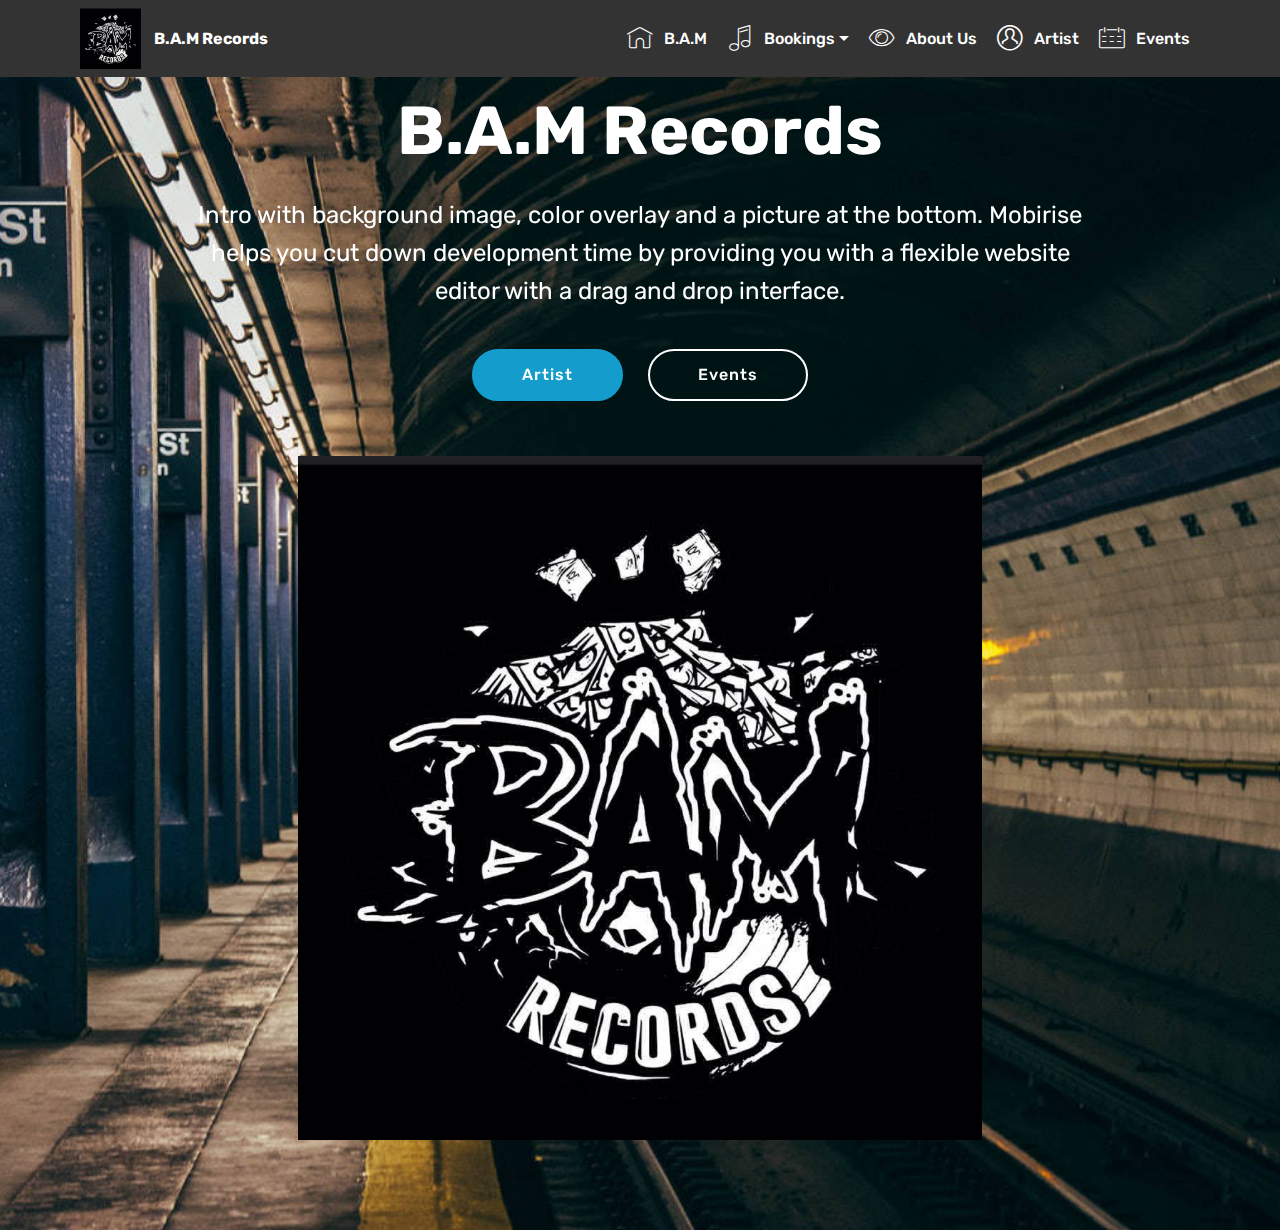
<file: index.html>
<!DOCTYPE html>
<html >
<head>
  <!-- Site made with Mobirise Website Builder v4.6.6, https://mobirise.com -->
  <meta charset="UTF-8">
  <meta http-equiv="X-UA-Compatible" content="IE=edge">
  <meta name="generator" content="Mobirise v4.6.6, mobirise.com">
  <meta name="viewport" content="width=device-width, initial-scale=1, minimum-scale=1">
  <link rel="shortcut icon" href="assets/images/23031333-203763400166552-196364668467782739-n-122x122.jpg" type="image/x-icon">
  <meta name="description" content="">
  <title>Home</title>
  <link rel="stylesheet" href="assets/web/assets/mobirise-icons-bold/mobirise-icons-bold.css">
  <link rel="stylesheet" href="assets/web/assets/mobirise-icons/mobirise-icons.css">
  <link rel="stylesheet" href="assets/tether/tether.min.css">
  <link rel="stylesheet" href="assets/bootstrap/css/bootstrap.min.css">
  <link rel="stylesheet" href="assets/bootstrap/css/bootstrap-grid.min.css">
  <link rel="stylesheet" href="assets/bootstrap/css/bootstrap-reboot.min.css">
  <link rel="stylesheet" href="assets/soundcloud-plugin/style.css">
  <link rel="stylesheet" href="assets/dropdown/css/style.css">
  <link rel="stylesheet" href="assets/theme/css/style.css">
  <link rel="stylesheet" href="assets/mobirise/css/mbr-additional.css" type="text/css">
  
  
  
</head>
<body>
  <section class="menu cid-qMTNiSjzcA" once="menu" id="menu1-1">

    

    <nav class="navbar navbar-expand beta-menu navbar-dropdown align-items-center navbar-fixed-top navbar-toggleable-sm">
        <button class="navbar-toggler navbar-toggler-right" type="button" data-toggle="collapse" data-target="#navbarSupportedContent" aria-controls="navbarSupportedContent" aria-expanded="false" aria-label="Toggle navigation">
            <div class="hamburger">
                <span></span>
                <span></span>
                <span></span>
                <span></span>
            </div>
        </button>
        <div class="menu-logo">
            <div class="navbar-brand">
                <span class="navbar-logo">
                    <a href="index.html#header4-5">
                         <img src="assets/images/23031333-203763400166552-196364668467782739-n-122x122.jpg" alt="Mobirise" title="" style="height: 3.8rem;">
                    </a>
                </span>
                <span class="navbar-caption-wrap"><a class="navbar-caption text-white display-4" href="index.html#header4-5">B.A.M Records</a></span>
            </div>
        </div>
        <div class="collapse navbar-collapse" id="navbarSupportedContent">
            <ul class="navbar-nav nav-dropdown nav-right" data-app-modern-menu="true"><li class="nav-item">
                    <a class="nav-link link text-white display-4" href="index.html#header4-5">
                        <span class="mbri-home mbr-iconfont mbr-iconfont-btn"></span>
                        B.A.M</a>
                </li>
                <li class="nav-item dropdown"><a class="nav-link link text-white dropdown-toggle display-4" href="https://mobirise.com" data-toggle="dropdown-submenu" aria-expanded="false"><span class="mbri-music mbr-iconfont mbr-iconfont-btn"></span>
                        
                        Bookings</a><div class="dropdown-menu"><a class="text-white dropdown-item display-4" href="https://mobirise.com"><span class="mbri-letter mbr-iconfont mbr-iconfont-btn"></span>BAMRecords@gmail.com</a><a class="text-white dropdown-item display-4" href="https://mobirise.com" aria-expanded="false"><span class="mbri-mobile mbr-iconfont mbr-iconfont-btn"></span>555-555-5555</a></div></li><li class="nav-item"><a class="nav-link link text-white display-4" href="https://mobirise.com" aria-expanded="false"><span class="mbri-preview mbr-iconfont mbr-iconfont-btn"></span>
                        
                        About Us</a></li><li class="nav-item"><a class="nav-link link text-white display-4" href="page1.html#header3-7" aria-expanded="false"><span class="mbrib-user mbr-iconfont mbr-iconfont-btn"></span>
                        
                        Artist</a></li><li class="nav-item"><a class="nav-link link text-white display-4" href="page2.html#accordion2-t" aria-expanded="false"><span class="mbri-calendar mbr-iconfont mbr-iconfont-btn"></span>
                        
                        Events</a></li></ul>
            
        </div>
    </nav>
</section>

<section class="engine"><a href="https://mobirise.ws/m">drag and drop website builder</a></section><section class="header4 cid-qMTUOKkUoa mbr-parallax-background" id="header4-5">

    

    

    <div class="container">
        <div class="row justify-content-md-center">
            <div class="media-content col-md-10">
                <h1 class="mbr-section-title align-center mbr-white pb-3 mbr-bold mbr-fonts-style display-1">
                    B.A.M Records</h1>
                
                <div class="mbr-text align-center mbr-white pb-3">
                    <p class="mbr-text mbr-fonts-style display-5">
                        Intro with background image, color overlay and a picture at the bottom. Mobirise helps you cut down development time by providing you with a flexible website editor with a drag and drop interface.
                    </p>
                </div>
                <div class="mbr-section-btn align-center"><a class="btn btn-md btn-primary display-4" href="page1.html#header3-7">Artist</a>
                    <a class="btn btn-md btn-white-outline display-4" href="page2.html#accordion2-t">Events</a></div>
            </div>
            <div class="mbr-figure pt-5">
                <img src="assets/images/23031333-203763400166552-196364668467782739-n-959x960.jpg" alt="Mobirise" title="" style="width: 60%;">
            </div>
        </div>
    </div>
</section>


  <script src="assets/web/assets/jquery/jquery.min.js"></script>
  <script src="assets/tether/tether.min.js"></script>
  <script src="assets/popper/popper.min.js"></script>
  <script src="assets/bootstrap/js/bootstrap.min.js"></script>
  <script src="assets/smoothscroll/smooth-scroll.js"></script>
  <script src="assets/dropdown/js/script.min.js"></script>
  <script src="assets/touchswipe/jquery.touch-swipe.min.js"></script>
  <script src="assets/parallax/jarallax.min.js"></script>
  <script src="assets/theme/js/script.js"></script>
  
  
</body>
</html>
</file>
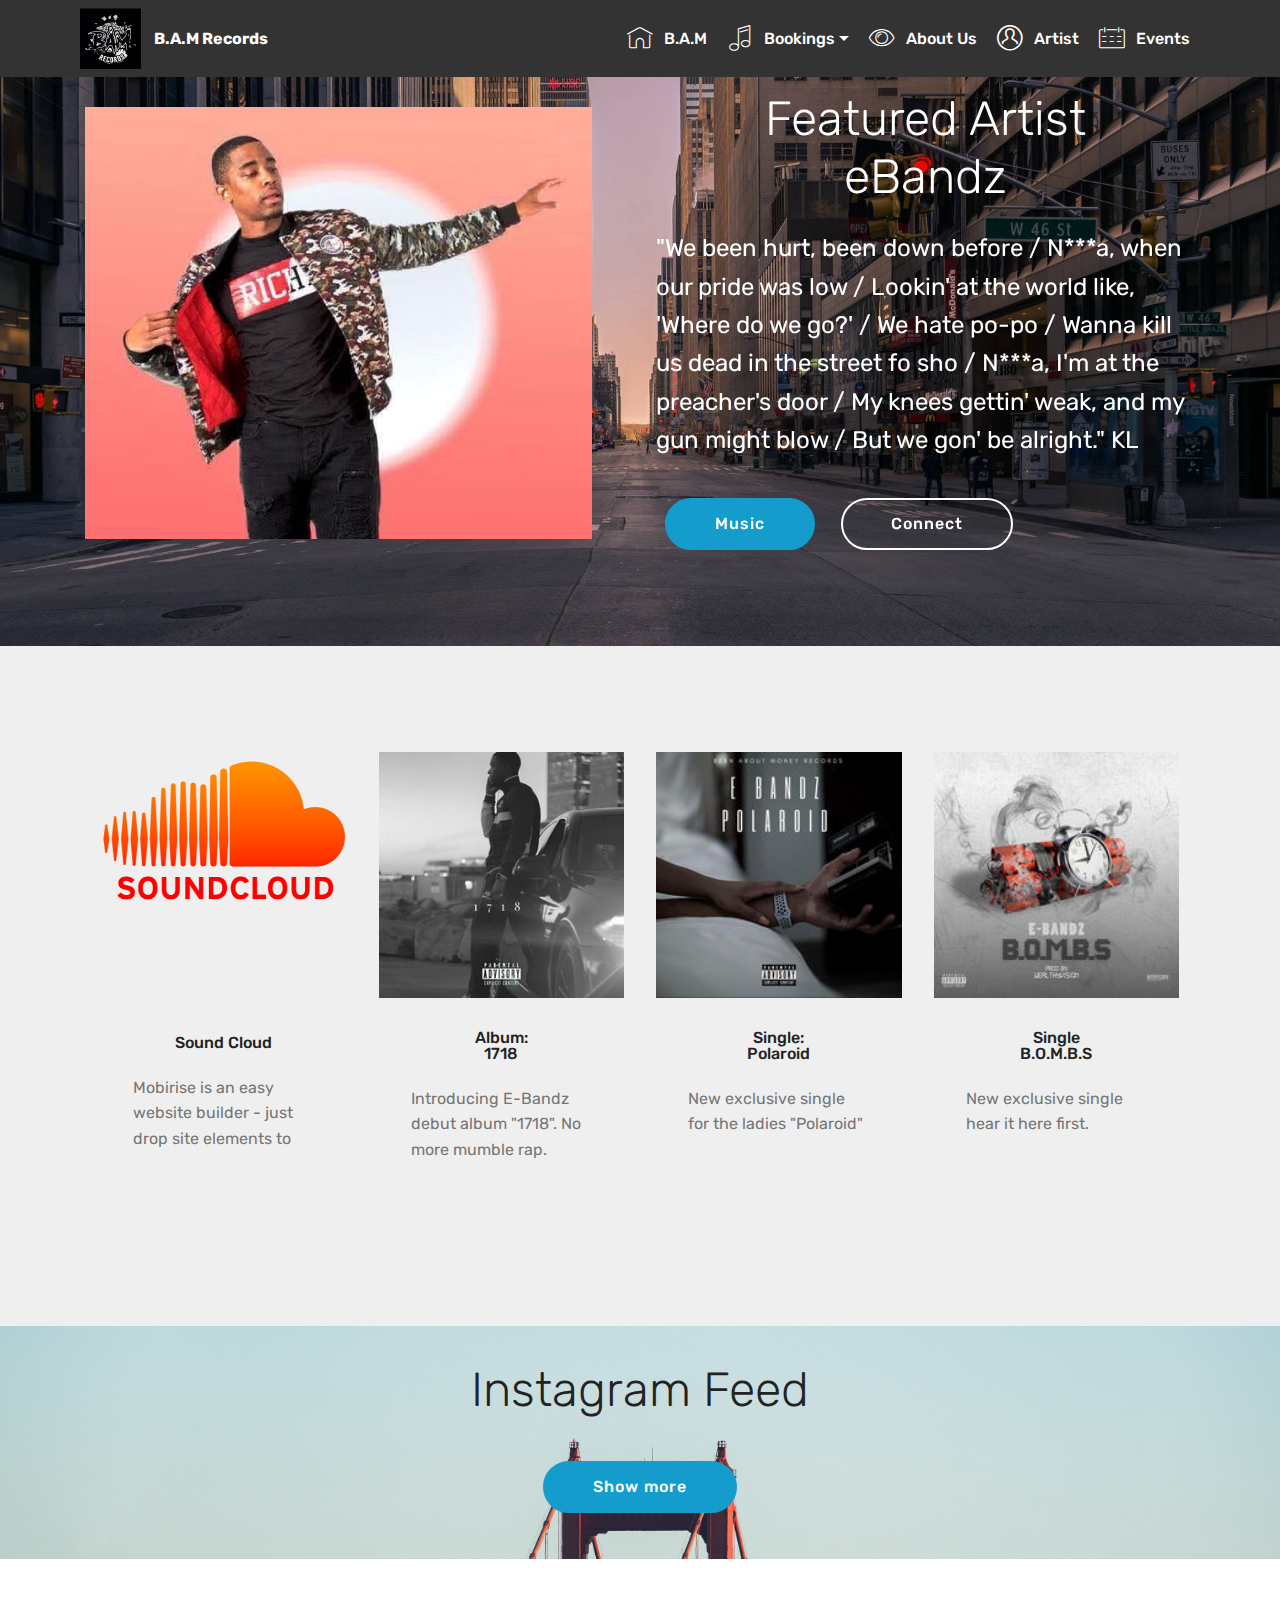
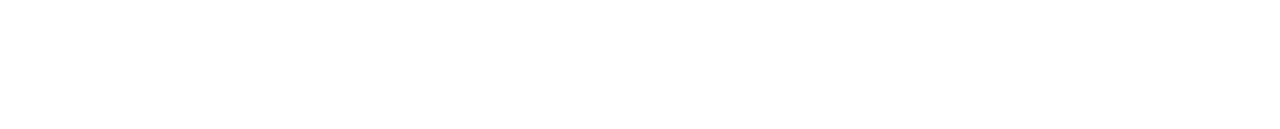
<file: page1.html>
<!DOCTYPE html>
<html >
<head>
  <!-- Site made with Mobirise Website Builder v4.6.6, https://mobirise.com -->
  <meta charset="UTF-8">
  <meta http-equiv="X-UA-Compatible" content="IE=edge">
  <meta name="generator" content="Mobirise v4.6.6, mobirise.com">
  <meta name="viewport" content="width=device-width, initial-scale=1, minimum-scale=1">
  <link rel="shortcut icon" href="assets/images/23031333-203763400166552-196364668467782739-n-122x122.jpg" type="image/x-icon">
  <meta name="description" content="Web Creator Description">
  <title>Artist</title>
  <link rel="stylesheet" href="assets/web/assets/mobirise-icons-bold/mobirise-icons-bold.css">
  <link rel="stylesheet" href="assets/web/assets/mobirise-icons/mobirise-icons.css">
  <link rel="stylesheet" href="assets/tether/tether.min.css">
  <link rel="stylesheet" href="assets/soundcloud-plugin/style.css">
  <link rel="stylesheet" href="assets/bootstrap/css/bootstrap.min.css">
  <link rel="stylesheet" href="assets/bootstrap/css/bootstrap-grid.min.css">
  <link rel="stylesheet" href="assets/bootstrap/css/bootstrap-reboot.min.css">
  <link rel="stylesheet" href="assets/socicon/css/styles.css">
  <link rel="stylesheet" href="assets/dropdown/css/style.css">
  <link rel="stylesheet" href="assets/style.css">
  <link rel="stylesheet" href="assets/slick.css">
  <link rel="stylesheet" href="assets/theme/css/style.css">
  <link rel="stylesheet" href="assets/mobirise/css/mbr-additional.css" type="text/css">
  
  
  
</head>
<body>
  <section class="menu cid-qMTNiSjzcA" once="menu" id="menu1-6">

    

    <nav class="navbar navbar-expand beta-menu navbar-dropdown align-items-center navbar-fixed-top navbar-toggleable-sm">
        <button class="navbar-toggler navbar-toggler-right" type="button" data-toggle="collapse" data-target="#navbarSupportedContent" aria-controls="navbarSupportedContent" aria-expanded="false" aria-label="Toggle navigation">
            <div class="hamburger">
                <span></span>
                <span></span>
                <span></span>
                <span></span>
            </div>
        </button>
        <div class="menu-logo">
            <div class="navbar-brand">
                <span class="navbar-logo">
                    <a href="index.html#header4-5">
                         <img src="assets/images/23031333-203763400166552-196364668467782739-n-122x122.jpg" alt="Mobirise" title="" style="height: 3.8rem;">
                    </a>
                </span>
                <span class="navbar-caption-wrap"><a class="navbar-caption text-white display-4" href="index.html#header4-5">B.A.M Records</a></span>
            </div>
        </div>
        <div class="collapse navbar-collapse" id="navbarSupportedContent">
            <ul class="navbar-nav nav-dropdown nav-right" data-app-modern-menu="true"><li class="nav-item">
                    <a class="nav-link link text-white display-4" href="index.html#header4-5">
                        <span class="mbri-home mbr-iconfont mbr-iconfont-btn"></span>
                        B.A.M</a>
                </li>
                <li class="nav-item dropdown"><a class="nav-link link text-white dropdown-toggle display-4" href="https://mobirise.com" data-toggle="dropdown-submenu" aria-expanded="false"><span class="mbri-music mbr-iconfont mbr-iconfont-btn"></span>
                        
                        Bookings</a><div class="dropdown-menu"><a class="text-white dropdown-item display-4" href="https://mobirise.com"><span class="mbri-letter mbr-iconfont mbr-iconfont-btn"></span>BAMRecords@gmail.com</a><a class="text-white dropdown-item display-4" href="https://mobirise.com" aria-expanded="false"><span class="mbri-mobile mbr-iconfont mbr-iconfont-btn"></span>555-555-5555</a></div></li><li class="nav-item"><a class="nav-link link text-white display-4" href="https://mobirise.com" aria-expanded="false"><span class="mbri-preview mbr-iconfont mbr-iconfont-btn"></span>
                        
                        About Us</a></li><li class="nav-item"><a class="nav-link link text-white display-4" href="page1.html#header3-7" aria-expanded="false"><span class="mbrib-user mbr-iconfont mbr-iconfont-btn"></span>
                        
                        Artist</a></li><li class="nav-item"><a class="nav-link link text-white display-4" href="page2.html#accordion2-t" aria-expanded="false"><span class="mbri-calendar mbr-iconfont mbr-iconfont-btn"></span>
                        
                        Events</a></li></ul>
            
        </div>
    </nav>
</section>

<section class="engine"><a href="https://mobirise.ws/j">how to design your own website</a></section><section class="header3 cid-qMTVrTV12Q mbr-parallax-background" id="header3-7">

    

    

    <div class="container">
        <div class="media-container-row">
            <div class="mbr-figure" style="width: 100%;">
                <img src="assets/images/24296485-212937422582483-5048603669898802862-n-640x544.jpg" alt="Mobirise" title="">
            </div>

            <div class="media-content">
                <h1 class="mbr-section-title mbr-white pb-3 mbr-fonts-style display-2">Featured Artist<div>eBandz</div></h1>
                
                <div class="mbr-section-text mbr-white pb-3 ">
                    <p class="mbr-text mbr-fonts-style display-5">
                        "We been hurt, been down before / N***a, when our pride was low / Lookin' at the world like, 'Where do we go?' / We hate po-po / Wanna kill us dead in the street fo sho / N***a, I'm at the preacher's door / My knees gettin' weak, and my gun might blow / But we gon' be alright." KL</p>
                </div>
                <div class="mbr-section-btn"><a class="btn btn-md btn-primary display-4" href="page1.html#features3-b">Music</a>
                    <a class="btn btn-md btn-white-outline display-4" href="page2.html#accordion2-t">Connect</a></div>
            </div>
        </div>
    </div>

</section>

<section class="features3 cid-qMTYRsY049" id="features3-b">

    

    
    <div class="container">
        <div class="media-container-row">
            <div class="card p-3 col-12 col-md-6 col-lg-3">
                <div class="card-wrapper">
                    <div class="card-img">
                        <a href="https://soundcloud.com/bandzbam"><img src="assets/images/social-soundcloud-icon-4-512x512.png" alt="Mobirise" title=""></a>
                    </div>
                    <div class="card-box">
                        <h4 class="card-title mbr-fonts-style display-7">
                            <br><br><br><br><br><br>Sound Cloud</h4>
                        <p class="mbr-text mbr-fonts-style display-7">
                            Mobirise is an easy website builder - just drop site elements to&nbsp;</p>
                    </div>
                    
                </div>
            </div>

            <div class="card p-3 col-12 col-md-6 col-lg-3">
                <div class="card-wrapper">
                    <div class="card-img">
                        <a href="https://itunes.apple.com/us/album/1-7-1-8/1331325093"><img src="assets/images/268x0w-268x268.jpg" alt="Mobirise" title=""></a>
                    </div>
                    <div class="card-box">
                        <h4 class="card-title mbr-fonts-style display-7">Album:<br>1718</h4>
                        <p class="mbr-text mbr-fonts-style display-7">
                            Introducing E-Bandz debut album "1718". No more mumble rap.&nbsp;<br><br></p>
                    </div>
                    
                </div>
            </div>

            <div class="card p-3 col-12 col-md-6 col-lg-3">
                <div class="card-wrapper">
                    <div class="card-img">
                        <a href="https://itunes.apple.com/us/album/polaroid-single/1320372899"><img src="assets/images/200x0w1-200x200.jpg" alt="Mobirise" title=""></a>
                    </div>
                    <div class="card-box">
                        <h4 class="card-title mbr-fonts-style display-7">Single:<br>Polaroid</h4>
                        <p class="mbr-text mbr-fonts-style display-7">New exclusive single for the ladies "Polaroid"</p>
                    </div>
                    
                </div>
            </div>

            <div class="card p-3 col-12 col-md-6 col-lg-3">
                <div class="card-wrapper">
                    <div class="card-img">
                        <a href="https://itunes.apple.com/us/album/b-o-m-b-s/1266471787?i=1266472000"><img src="assets/images/200x0w-200x200.jpg" alt="Mobirise" title=""></a>
                    </div>
                    <div class="card-box">
                        <h4 class="card-title mbr-fonts-style display-7">Single<br>B.O.M.B.S</h4>
                        <p class="mbr-text mbr-fonts-style display-7">
                           New exclusive single hear it here first. &nbsp; &nbsp; &nbsp; &nbsp; &nbsp; &nbsp; &nbsp; &nbsp; &nbsp; &nbsp; &nbsp; &nbsp;&nbsp;</p>
                    </div>
                    
                </div>
            </div>
        </div>
    </div>
</section>

<section class="mbr-instagram-feed" data-rows="2" data-per-row-slider="" data-spacing="5" data-full-width="" data-token="" data-per-row-grid="4" id="instagram-feed-block-f" data-rv-view="18" style="background-image: url(assets/images/instagram-background.jpg); padding-top: 40px; padding-bottom: 40px;">
    
    <div class="container container_toggle">
        <div class="row">
            <div class="col">
                <div class="inst">
                    <h1 class="inst__title align-center mbr-fonts-style display-2">Instagram Feed</h1>
                    <div class="inst__content"></div>
                    <div class="inst__more mbr-section-btn align-center" buttons="0"><a class="btn btn-md btn-primary display-4" href="#">Show more</a></div>
                </div>
            </div>
        </div>
    </div>
</section>

<section once="" class="cid-qMU50QXHd6 mbr-reveal" id="footer7-c">

    

    

    <div class="container">
        <div class="media-container-row align-center mbr-white">
            <div class="row row-links">
                <ul class="foot-menu">
                    
                    
                    
                    
                    
                <li class="foot-menu-item mbr-fonts-style display-7">
                        <a class="text-white mbr-bold" href="#" target="_blank">About us</a>
                    </li><li class="foot-menu-item mbr-fonts-style display-7">
                        <a class="text-white mbr-bold" href="#" target="_blank">Services</a>
                    </li><li class="foot-menu-item mbr-fonts-style display-7">
                        <a class="text-white mbr-bold" href="#" target="_blank">Get In Touch</a>
                    </li><li class="foot-menu-item mbr-fonts-style display-7">
                        <a class="text-white mbr-bold" href="#" target="_blank">Careers</a>
                    </li><li class="foot-menu-item mbr-fonts-style display-7">
                        <a class="text-white mbr-bold" href="#" target="_blank">Work</a>
                    </li></ul>
            </div>
            <div class="row social-row">
                <div class="social-list align-right pb-2">
                    
                    
                    
                    
                    
                    
                <div class="soc-item">
                        <a href="https://twitter.com/mobirise" target="_blank">
                            <span class="socicon-twitter socicon mbr-iconfont mbr-iconfont-social"></span>
                        </a>
                    </div><div class="soc-item">
                        <a href="https://www.facebook.com/pages/Mobirise/1616226671953247" target="_blank">
                            <span class="socicon-facebook socicon mbr-iconfont mbr-iconfont-social"></span>
                        </a>
                    </div><div class="soc-item">
                        <a href="https://www.youtube.com/c/mobirise" target="_blank">
                            <span class="socicon-youtube socicon mbr-iconfont mbr-iconfont-social"></span>
                        </a>
                    </div><div class="soc-item">
                        <a href="https://instagram.com/mobirise" target="_blank">
                            <span class="socicon-instagram socicon mbr-iconfont mbr-iconfont-social"></span>
                        </a>
                    </div><div class="soc-item">
                        <a href="https://plus.google.com/u/0/+Mobirise" target="_blank">
                            <span class="mbr-iconfont mbr-iconfont-social socicon-itunes socicon"></span>
                        </a>
                    </div><div class="soc-item">
                        <a href="https://www.behance.net/Mobirise" target="_blank">
                            <span class="mbr-iconfont mbr-iconfont-social socicon-snapchat socicon"></span>
                        </a>
                    </div></div>
            </div>
            <div class="row row-copirayt">
                <p class="mbr-text mb-0 mbr-fonts-style mbr-white align-center display-7">
                    © Copyright 2017 BAM Records - All Rights Reserved
                </p>
            </div>
        </div>
    </div>
</section>


  <script src="assets/web/assets/jquery/jquery.min.js"></script>
  <script src="assets/popper/popper.min.js"></script>
  <script src="assets/tether/tether.min.js"></script>
  <script src="assets/bootstrap/js/bootstrap.min.js"></script>
  <script src="assets/smoothscroll/smooth-scroll.js"></script>
  <script src="assets/touchswipe/jquery.touch-swipe.min.js"></script>
  <script src="assets/parallax/jarallax.min.js"></script>
  <script src="assets/dropdown/js/script.min.js"></script>
  <script src="assets/index.js"></script>
  <script src="assets/slick.min.js"></script>
  <script src="assets/theme/js/script.js"></script>
  
  
</body>
</html>
</file>
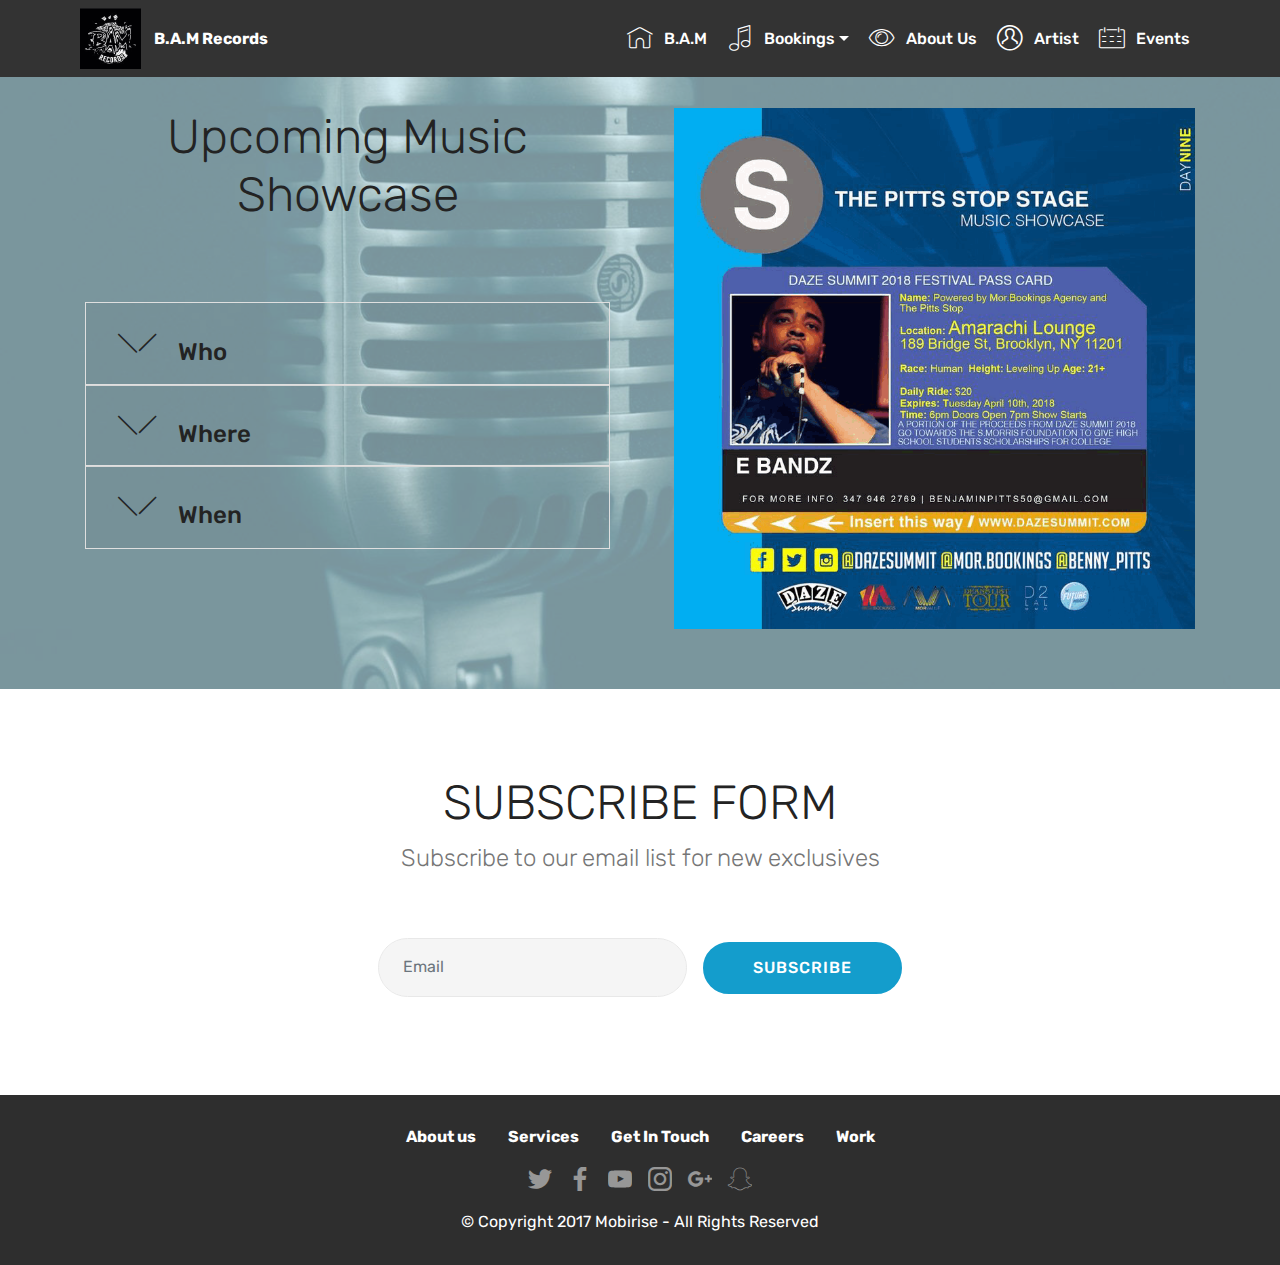
<file: page2.html>
<!DOCTYPE html>
<html >
<head>
  <!-- Site made with Mobirise Website Builder v4.6.6, https://mobirise.com -->
  <meta charset="UTF-8">
  <meta http-equiv="X-UA-Compatible" content="IE=edge">
  <meta name="generator" content="Mobirise v4.6.6, mobirise.com">
  <meta name="viewport" content="width=device-width, initial-scale=1, minimum-scale=1">
  <link rel="shortcut icon" href="assets/images/23031333-203763400166552-196364668467782739-n-122x122.jpg" type="image/x-icon">
  <meta name="description" content="Website Maker Description">
  <title>Events</title>
  <link rel="stylesheet" href="assets/web/assets/mobirise-icons-bold/mobirise-icons-bold.css">
  <link rel="stylesheet" href="assets/web/assets/mobirise-icons/mobirise-icons.css">
  <link rel="stylesheet" href="assets/tether/tether.min.css">
  <link rel="stylesheet" href="assets/soundcloud-plugin/style.css">
  <link rel="stylesheet" href="assets/bootstrap/css/bootstrap.min.css">
  <link rel="stylesheet" href="assets/bootstrap/css/bootstrap-grid.min.css">
  <link rel="stylesheet" href="assets/bootstrap/css/bootstrap-reboot.min.css">
  <link rel="stylesheet" href="assets/socicon/css/styles.css">
  <link rel="stylesheet" href="assets/dropdown/css/style.css">
  <link rel="stylesheet" href="assets/theme/css/style.css">
  <link rel="stylesheet" href="assets/mobirise/css/mbr-additional.css" type="text/css">
  
  
  
</head>
<body>
  <section class="menu cid-qMTNiSjzcA" once="menu" id="menu1-g">

    

    <nav class="navbar navbar-expand beta-menu navbar-dropdown align-items-center navbar-fixed-top navbar-toggleable-sm">
        <button class="navbar-toggler navbar-toggler-right" type="button" data-toggle="collapse" data-target="#navbarSupportedContent" aria-controls="navbarSupportedContent" aria-expanded="false" aria-label="Toggle navigation">
            <div class="hamburger">
                <span></span>
                <span></span>
                <span></span>
                <span></span>
            </div>
        </button>
        <div class="menu-logo">
            <div class="navbar-brand">
                <span class="navbar-logo">
                    <a href="index.html#header4-5">
                         <img src="assets/images/23031333-203763400166552-196364668467782739-n-122x122.jpg" alt="Mobirise" title="" style="height: 3.8rem;">
                    </a>
                </span>
                <span class="navbar-caption-wrap"><a class="navbar-caption text-white display-4" href="index.html#header4-5">B.A.M Records</a></span>
            </div>
        </div>
        <div class="collapse navbar-collapse" id="navbarSupportedContent">
            <ul class="navbar-nav nav-dropdown nav-right" data-app-modern-menu="true"><li class="nav-item">
                    <a class="nav-link link text-white display-4" href="index.html#header4-5">
                        <span class="mbri-home mbr-iconfont mbr-iconfont-btn"></span>
                        B.A.M</a>
                </li>
                <li class="nav-item dropdown"><a class="nav-link link text-white dropdown-toggle display-4" href="https://mobirise.com" data-toggle="dropdown-submenu" aria-expanded="false"><span class="mbri-music mbr-iconfont mbr-iconfont-btn"></span>
                        
                        Bookings</a><div class="dropdown-menu"><a class="text-white dropdown-item display-4" href="https://mobirise.com"><span class="mbri-letter mbr-iconfont mbr-iconfont-btn"></span>BAMRecords@gmail.com</a><a class="text-white dropdown-item display-4" href="https://mobirise.com" aria-expanded="false"><span class="mbri-mobile mbr-iconfont mbr-iconfont-btn"></span>555-555-5555</a></div></li><li class="nav-item"><a class="nav-link link text-white display-4" href="https://mobirise.com" aria-expanded="false"><span class="mbri-preview mbr-iconfont mbr-iconfont-btn"></span>
                        
                        About Us</a></li><li class="nav-item"><a class="nav-link link text-white display-4" href="page1.html#header3-7" aria-expanded="false"><span class="mbrib-user mbr-iconfont mbr-iconfont-btn"></span>
                        
                        Artist</a></li><li class="nav-item"><a class="nav-link link text-white display-4" href="page2.html#accordion2-t" aria-expanded="false"><span class="mbri-calendar mbr-iconfont mbr-iconfont-btn"></span>
                        
                        Events</a></li></ul>
            
        </div>
    </nav>
</section>

<section class="engine"><a href="https://mobirise.ws/h">how to make own website</a></section><section class="accordion2 cid-qMUkHSpyar" id="accordion2-t">

    


    <div class="mbr-overlay" style="opacity: 0.6; background-color: rgb(203, 244, 250);">
    </div>
    <div class="container">
        <div class="media-container-row pt-5">
            <div class="accordion-content">
                <h2 class="mbr-section-title align-center pb-3 mbr-fonts-style display-2">
                        Upcoming Music Showcase</h2>
                
                <div id="bootstrap-accordion_10" class="panel-group accordionStyles accordion pt-5 mt-3" role="tablist" aria-multiselectable="true">
                        <div class="card">
                            <div class="card-header" role="tab" id="headingOne">
                                <a role="button" class="collapsed panel-title text-black" data-toggle="collapse" data-core="" href="#collapse1_10" aria-expanded="false" aria-controls="collapse1">
                                    <h4 class="mbr-fonts-style display-5">
                                        <span class="sign mbr-iconfont mbri-arrow-down inactive"></span> Who</h4>
                                </a>
                            </div>
                            <div id="collapse1_10" class="panel-collapse noScroll collapse" role="tabpanel" aria-labelledby="headingOne" data-parent="#bootstrap-accordion_10">
                                <div class="panel-body p-4">
                                    <p class="mbr-fonts-style panel-text display-7">
                                       E-Bandz performing his hit singles</p>
                                </div>
                            </div>
                        </div>
                
                        <div class="card">
                            <div class="card-header" role="tab" id="headingTwo">
                                <a role="button" class="collapsed panel-title text-black" data-toggle="collapse" data-core="" href="#collapse2_10" aria-expanded="false" aria-controls="collapse2">
                                    <h4 class="mbr-fonts-style mbr-fonts-style display-5">
                                        <span class="sign mbr-iconfont mbri-arrow-down inactive"></span> Where</h4>
                                </a>
                                
                            </div>
                            <div id="collapse2_10" class="panel-collapse noScroll collapse" role="tabpanel" aria-labelledby="headingTwo" data-parent="#bootstrap-accordion_10">
                                <div class="panel-body p-4">
                                    <p class="mbr-fonts-style panel-text display-7">
                                       189 Bridge Street, Brooklyn, NY 11201</p>
                                </div>
                            </div>
                        </div>
                
                        <div class="card">
                            <div class="card-header" role="tab" id="headingThree">
                                <a role="button" class="collapsed panel-title text-black" data-toggle="collapse" data-core="" href="#collapse3_10" aria-expanded="false" aria-controls="collapse3">
                                    <h4 class="mbr-fonts-style display-5">
                                        <span class="sign mbr-iconfont mbri-arrow-down inactive"></span> When</h4>
                                </a>
                            </div>
                            <div id="collapse3_10" class="panel-collapse noScroll collapse" role="tabpanel" aria-labelledby="headingThree" data-parent="#bootstrap-accordion_10">
                                <div class="panel-body p-4">
                                    <p class="mbr-fonts-style panel-text display-7">Tuesday April 10th, 2018<br>Admission: $20<br>Doors open at 6PM show starts at 7PM</p>
                                </div>
                            </div>
                        </div>
                
                        
                
                        
                
                        
                </div>
            </div>
            <div class="mbr-figure" style="width: 105%;">
                    <img src="assets/images/29433128-247073749168850-8658777380778157307-n-768x768.png" alt="Mobirise" title="">
            </div>
        </div>
    </div>
</section>

<section class="mbr-section form3 cid-qMUlHPcczr" id="form3-u">

    

    

    <div class="container">
        <div class="row justify-content-center">
            <div class="title col-12 col-lg-8">
                <h2 class="align-center pb-2 mbr-fonts-style display-2">
                    SUBSCRIBE FORM
                </h2>
                <h3 class="mbr-section-subtitle align-center pb-5 mbr-light mbr-fonts-style display-5">
                    Subscribe to our email list for new exclusives</h3>
            </div>
        </div>

        <div class="row py-2 justify-content-center">
            <div class="col-12 col-lg-6  col-md-8 " data-form-type="formoid">
                <div data-form-alert="" hidden="">Thanks for filling out the form</div>
                <form class="mbr-form" action="https://mobirise.com/" method="post" data-form-title="Mobirise Form"><input type="hidden" name="email" data-form-email="true" value="keRd95tg1lWATaK/2L9m86tB84x7pegAbGIMhlpK6AZMDThdR1bmQKAcOHvQ8L5RRZq52t0H/4C8q2zOxoUVitXtfmEdDyTDw5mtoIZcBU20uJydekOvikcXS1E8AoeS" data-form-field="Email">
                    <div class="mbr-subscribe input-group">
                        <input class="form-control" type="email" name="email" placeholder="Email" data-form-field="Email" required="" id="email-form3-u">
                        <span class="input-group-btn">
                            <button href="" type="submit" class="btn btn-primary  display-4">SUBSCRIBE</button>
                        </span>
                    </div>
                </form>
            </div>
        </div>
    </div>
</section>

<section once="" class="cid-qMUmF3FNmz" id="footer7-v">

    

    

    <div class="container">
        <div class="media-container-row align-center mbr-white">
            <div class="row row-links">
                <ul class="foot-menu">
                    
                    
                    
                    
                    
                <li class="foot-menu-item mbr-fonts-style display-7">
                        <a class="text-white mbr-bold" href="#" target="_blank">About us</a>
                    </li><li class="foot-menu-item mbr-fonts-style display-7">
                        <a class="text-white mbr-bold" href="#" target="_blank">Services</a>
                    </li><li class="foot-menu-item mbr-fonts-style display-7">
                        <a class="text-white mbr-bold" href="#" target="_blank">Get In Touch</a>
                    </li><li class="foot-menu-item mbr-fonts-style display-7">
                        <a class="text-white mbr-bold" href="#" target="_blank">Careers</a>
                    </li><li class="foot-menu-item mbr-fonts-style display-7">
                        <a class="text-white mbr-bold" href="#" target="_blank">Work</a>
                    </li></ul>
            </div>
            <div class="row social-row">
                <div class="social-list align-right pb-2">
                    
                    
                    
                    
                    
                    
                <div class="soc-item">
                        <a href="https://twitter.com/mobirise" target="_blank">
                            <span class="socicon-twitter socicon mbr-iconfont mbr-iconfont-social"></span>
                        </a>
                    </div><div class="soc-item">
                        <a href="https://www.facebook.com/pages/Mobirise/1616226671953247" target="_blank">
                            <span class="socicon-facebook socicon mbr-iconfont mbr-iconfont-social"></span>
                        </a>
                    </div><div class="soc-item">
                        <a href="https://www.youtube.com/c/mobirise" target="_blank">
                            <span class="socicon-youtube socicon mbr-iconfont mbr-iconfont-social"></span>
                        </a>
                    </div><div class="soc-item">
                        <a href="https://instagram.com/mobirise" target="_blank">
                            <span class="socicon-instagram socicon mbr-iconfont mbr-iconfont-social"></span>
                        </a>
                    </div><div class="soc-item">
                        <a href="https://plus.google.com/u/0/+Mobirise" target="_blank">
                            <span class="socicon-googleplus socicon mbr-iconfont mbr-iconfont-social"></span>
                        </a>
                    </div><div class="soc-item">
                        <a href="https://www.behance.net/Mobirise" target="_blank">
                            <span class="mbr-iconfont mbr-iconfont-social socicon-snapchat socicon"></span>
                        </a>
                    </div></div>
            </div>
            <div class="row row-copirayt">
                <p class="mbr-text mb-0 mbr-fonts-style mbr-white align-center display-7">
                    © Copyright 2017 Mobirise - All Rights Reserved
                </p>
            </div>
        </div>
    </div>
</section>


  <script src="assets/web/assets/jquery/jquery.min.js"></script>
  <script src="assets/popper/popper.min.js"></script>
  <script src="assets/tether/tether.min.js"></script>
  <script src="assets/bootstrap/js/bootstrap.min.js"></script>
  <script src="assets/smoothscroll/smooth-scroll.js"></script>
  <script src="assets/touchswipe/jquery.touch-swipe.min.js"></script>
  <script src="assets/mbr-switch-arrow/mbr-switch-arrow.js"></script>
  <script src="assets/dropdown/js/script.min.js"></script>
  <script src="assets/theme/js/script.js"></script>
  <script src="assets/formoid/formoid.min.js"></script>
  
  
</body>
</html>
</file>
<file: assets/web/assets/mobirise-icons-bold/mobirise-icons-bold.css>
@font-face {
  font-family: 'mobirise-icons-bold';
  src:  url('mobirise-icons-bold.eot?m1l4yr');
  src:  url('mobirise-icons-bold.eot?m1l4yr#iefix') format('embedded-opentype'),
    url('mobirise-icons-bold.ttf?m1l4yr') format('truetype'),
    url('mobirise-icons-bold.woff?m1l4yr') format('woff'),
    url('mobirise-icons-bold.svg?m1l4yr#mobirise-icons-bold') format('svg');
  font-weight: normal;
  font-style: normal;
}

[class^="mbrib-"], [class*="mbrib-"] {
  /* use !important to prevent issues with browser extensions that change fonts */
  font-family: 'mobirise-icons-bold' !important;
  speak: none;
  font-style: normal;
  font-weight: normal;
  font-variant: normal;
  text-transform: none;
  line-height: 1;

  /* Better Font Rendering =========== */
  -webkit-font-smoothing: antialiased;
  -moz-osx-font-smoothing: grayscale;
}

.mbrib-add-submenu:before {
  content: "\e900";
}
.mbrib-alert:before {
  content: "\e901";
}
.mbrib-align-center:before {
  content: "\e902";
}
.mbrib-align-justify:before {
  content: "\e903";
}
.mbrib-align-left:before {
  content: "\e904";
}
.mbrib-align-right:before {
  content: "\e905";
}
.mbrib-android:before {
  content: "\e906";
}
.mbrib-apple:before {
  content: "\e907";
}
.mbrib-arrow-down:before {
  content: "\e908";
}
.mbrib-arrow-next:before {
  content: "\e909";
}
.mbrib-arrow-prev:before {
  content: "\e90a";
}
.mbrib-arrow-up:before {
  content: "\e90b";
}
.mbrib-bold:before {
  content: "\e90c";
}
.mbrib-bookmark:before {
  content: "\e90d";
}
.mbrib-bootstrap:before {
  content: "\e90e";
}
.mbrib-briefcase:before {
  content: "\e90f";
}
.mbrib-browse:before {
  content: "\e910";
}
.mbrib-bulleted-list:before {
  content: "\e911";
}
.mbrib-calendar:before {
  content: "\e912";
}
.mbrib-camera:before {
  content: "\e913";
}
.mbrib-cart-add:before {
  content: "\e914";
}
.mbrib-cart-full:before {
  content: "\e915";
}
.mbrib-cash:before {
  content: "\e916";
}
.mbrib-change-style:before {
  content: "\e917";
}
.mbrib-chat:before {
  content: "\e918";
}
.mbrib-clock:before {
  content: "\e919";
}
.mbrib-close:before {
  content: "\e91a";
}
.mbrib-cloud:before {
  content: "\e91b";
}
.mbrib-code:before {
  content: "\e91c";
}
.mbrib-contact-form:before {
  content: "\e91d";
}
.mbrib-credit-card:before {
  content: "\e91e";
}
.mbrib-cursor-click:before {
  content: "\e91f";
}
.mbrib-cust-feedback:before {
  content: "\e920";
}
.mbrib-database:before {
  content: "\e921";
}
.mbrib-delivery:before {
  content: "\e922";
}
.mbrib-desktop:before {
  content: "\e923";
}
.mbrib-devices:before {
  content: "\e924";
}
.mbrib-down:before {
  content: "\e925";
}
.mbrib-download:before {
  content: "\e926";
}
.mbrib-drag-n-drop:before {
  content: "\e927";
}
.mbrib-drag-n-drop2:before {
  content: "\e928";
}
.mbrib-edit:before {
  content: "\e929";
}
.mbrib-edit2:before {
  content: "\e92a";
}
.mbrib-error:before {
  content: "\e92b";
}
.mbrib-extension:before {
  content: "\e92c";
}
.mbrib-features:before {
  content: "\e92d";
}
.mbrib-file:before {
  content: "\e92e";
}
.mbrib-flag:before {
  content: "\e92f";
}
.mbrib-folder:before {
  content: "\e930";
}
.mbrib-gift:before {
  content: "\e931";
}
.mbrib-github:before {
  content: "\e932";
}
.mbrib-globe-2:before {
  content: "\e933";
}
.mbrib-globe:before {
  content: "\e934";
}
.mbrib-growing-chart:before {
  content: "\e935";
}
.mbrib-hearth:before {
  content: "\e936";
}
.mbrib-help:before {
  content: "\e937";
}
.mbrib-home:before {
  content: "\e938";
}
.mbrib-hot-cup:before {
  content: "\e939";
}
.mbrib-idea:before {
  content: "\e93a";
}
.mbrib-image-gallery:before {
  content: "\e93b";
}
.mbrib-image-slider:before {
  content: "\e93c";
}
.mbrib-info:before {
  content: "\e93d";
}
.mbrib-italic:before {
  content: "\e93e";
}
.mbrib-key:before {
  content: "\e93f";
}
.mbrib-laptop:before {
  content: "\e940";
}
.mbrib-layers:before {
  content: "\e941";
}
.mbrib-left-right:before {
  content: "\e942";
}
.mbrib-left:before {
  content: "\e943";
}
.mbrib-letter:before {
  content: "\e944";
}
.mbrib-like:before {
  content: "\e945";
}
.mbrib-link:before {
  content: "\e946";
}
.mbrib-lock:before {
  content: "\e947";
}
.mbrib-login:before {
  content: "\e948";
}
.mbrib-logout:before {
  content: "\e949";
}
.mbrib-magic-stick:before {
  content: "\e94a";
}
.mbrib-map-pin:before {
  content: "\e94b";
}
.mbrib-menu:before {
  content: "\e94c";
}
.mbrib-mobile:before {
  content: "\e94d";
}
.mbrib-mobile2:before {
  content: "\e94e";
}
.mbrib-mobirise:before {
  content: "\e94f";
}
.mbrib-more-horizontal:before {
  content: "\e950";
}
.mbrib-more-vertical:before {
  content: "\e951";
}
.mbrib-music:before {
  content: "\e952";
}
.mbrib-new-file:before {
  content: "\e953";
}
.mbrib-numbered-list:before {
  content: "\e954";
}
.mbrib-opened-folder:before {
  content: "\e955";
}
.mbrib-pages:before {
  content: "\e956";
}
.mbrib-paper-plane:before {
  content: "\e957";
}
.mbrib-paperclip:before {
  content: "\e958";
}
.mbrib-photo:before {
  content: "\e959";
}
.mbrib-photos:before {
  content: "\e95a";
}
.mbrib-pin:before {
  content: "\e95b";
}
.mbrib-play:before {
  content: "\e95c";
}
.mbrib-plus:before {
  content: "\e95d";
}
.mbrib-preview:before {
  content: "\e95e";
}
.mbrib-print:before {
  content: "\e95f";
}
.mbrib-protect:before {
  content: "\e960";
}
.mbrib-question:before {
  content: "\e961";
}
.mbrib-quote-left:before {
  content: "\e962";
}
.mbrib-quote-right:before {
  content: "\e963";
}
.mbrib-redo:before {
  content: "\e964";
}
.mbrib-refresh:before {
  content: "\e965";
}
.mbrib-responsive:before {
  content: "\e966";
}
.mbrib-right:before {
  content: "\e967";
}
.mbrib-rocket:before {
  content: "\e968";
}
.mbrib-sad-face:before {
  content: "\e969";
}
.mbrib-sale:before {
  content: "\e96a";
}
.mbrib-save:before {
  content: "\e96b";
}
.mbrib-search:before {
  content: "\e96c";
}
.mbrib-setting:before {
  content: "\e96d";
}
.mbrib-setting2:before {
  content: "\e96e";
}
.mbrib-setting3:before {
  content: "\e96f";
}
.mbrib-share:before {
  content: "\e970";
}
.mbrib-shopping-bag:before {
  content: "\e971";
}
.mbrib-shopping-basket:before {
  content: "\e972";
}
.mbrib-shopping-cart:before {
  content: "\e973";
}
.mbrib-sites:before {
  content: "\e974";
}
.mbrib-smile-face:before {
  content: "\e975";
}
.mbrib-speed:before {
  content: "\e976";
}
.mbrib-star:before {
  content: "\e977";
}
.mbrib-success:before {
  content: "\e978";
}
.mbrib-sun:before {
  content: "\e979";
}
.mbrib-sun2:before {
  content: "\e97a";
}
.mbrib-tablet-vertical:before {
  content: "\e97b";
}
.mbrib-tablet:before {
  content: "\e97c";
}
.mbrib-target:before {
  content: "\e97d";
}
.mbrib-timer:before {
  content: "\e97e";
}
.mbrib-to-ftp:before {
  content: "\e97f";
}
.mbrib-to-local-drive:before {
  content: "\e980";
}
.mbrib-touch-swipe:before {
  content: "\e981";
}
.mbrib-touch:before {
  content: "\e982";
}
.mbrib-trash:before {
  content: "\e983";
}
.mbrib-underline:before {
  content: "\e984";
}
.mbrib-undo:before {
  content: "\e985";
}
.mbrib-unlink:before {
  content: "\e986";
}
.mbrib-unlock:before {
  content: "\e987";
}
.mbrib-up-down:before {
  content: "\e988";
}
.mbrib-up:before {
  content: "\e989";
}
.mbrib-update:before {
  content: "\e98a";
}
.mbrib-upload:before {
  content: "\e98b";
}
.mbrib-user:before {
  content: "\e98c";
}
.mbrib-user2:before {
  content: "\e98d";
}
.mbrib-users:before {
  content: "\e98e";
}
.mbrib-video-play:before {
  content: "\e98f";
}
.mbrib-video:before {
  content: "\e990";
}
.mbrib-watch:before {
  content: "\e991";
}
.mbrib-website-theme:before {
  content: "\e992";
}
.mbrib-wifi:before {
  content: "\e993";
}
.mbrib-windows:before {
  content: "\e994";
}
.mbrib-zoom-out:before {
  content: "\e995";
}
</file>
<file: assets/web/assets/mobirise-icons/mobirise-icons.css>
@font-face {
  font-family: 'MobiriseIcons';
  src:  url('mobirise-icons.eot?spat4u');
  src:  url('mobirise-icons.eot?spat4u#iefix') format('embedded-opentype'),
    url('mobirise-icons.ttf?spat4u') format('truetype'),
    url('mobirise-icons.woff?spat4u') format('woff'),
    url('mobirise-icons.svg?spat4u#MobiriseIcons') format('svg');
  font-weight: normal;
  font-style: normal;
}

[class^="mbri-"], [class*=" mbri-"] {
  /* use !important to prevent issues with browser extensions that change fonts */
  font-family: MobiriseIcons !important;
  speak: none;
  font-style: normal;
  font-weight: normal;
  font-variant: normal;
  text-transform: none;
  line-height: 1;

  /* Better Font Rendering =========== */
  -webkit-font-smoothing: antialiased;
  -moz-osx-font-smoothing: grayscale;
}

.mbri-add-submenu:before {
  content: "\e900";
}
.mbri-alert:before {
  content: "\e901";
}
.mbri-align-center:before {
  content: "\e902";
}
.mbri-align-justify:before {
  content: "\e903";
}
.mbri-align-left:before {
  content: "\e904";
}
.mbri-align-right:before {
  content: "\e905";
}
.mbri-android:before {
  content: "\e906";
}
.mbri-apple:before {
  content: "\e907";
}
.mbri-arrow-down:before {
  content: "\e908";
}
.mbri-arrow-next:before {
  content: "\e909";
}
.mbri-arrow-prev:before {
  content: "\e90a";
}
.mbri-arrow-up:before {
  content: "\e90b";
}
.mbri-bold:before {
  content: "\e90c";
}
.mbri-bookmark:before {
  content: "\e90d";
}
.mbri-bootstrap:before {
  content: "\e90e";
}
.mbri-briefcase:before {
  content: "\e90f";
}
.mbri-browse:before {
  content: "\e910";
}
.mbri-bulleted-list:before {
  content: "\e911";
}
.mbri-calendar:before {
  content: "\e912";
}
.mbri-camera:before {
  content: "\e913";
}
.mbri-cart-add:before {
  content: "\e914";
}
.mbri-cart-full:before {
  content: "\e915";
}
.mbri-cash:before {
  content: "\e916";
}
.mbri-change-style:before {
  content: "\e917";
}
.mbri-chat:before {
  content: "\e918";
}
.mbri-clock:before {
  content: "\e919";
}
.mbri-close:before {
  content: "\e91a";
}
.mbri-cloud:before {
  content: "\e91b";
}
.mbri-code:before {
  content: "\e91c";
}
.mbri-contact-form:before {
  content: "\e91d";
}
.mbri-credit-card:before {
  content: "\e91e";
}
.mbri-cursor-click:before {
  content: "\e91f";
}
.mbri-cust-feedback:before {
  content: "\e920";
}
.mbri-database:before {
  content: "\e921";
}
.mbri-delivery:before {
  content: "\e922";
}
.mbri-desktop:before {
  content: "\e923";
}
.mbri-devices:before {
  content: "\e924";
}
.mbri-down:before {
  content: "\e925";
}
.mbri-download:before {
  content: "\e989";
}
.mbri-drag-n-drop:before {
  content: "\e927";
}
.mbri-drag-n-drop2:before {
  content: "\e928";
}
.mbri-edit:before {
  content: "\e929";
}
.mbri-edit2:before {
  content: "\e92a";
}
.mbri-error:before {
  content: "\e92b";
}
.mbri-extension:before {
  content: "\e92c";
}
.mbri-features:before {
  content: "\e92d";
}
.mbri-file:before {
  content: "\e92e";
}
.mbri-flag:before {
  content: "\e92f";
}
.mbri-folder:before {
  content: "\e930";
}
.mbri-gift:before {
  content: "\e931";
}
.mbri-github:before {
  content: "\e932";
}
.mbri-globe:before {
  content: "\e933";
}
.mbri-globe-2:before {
  content: "\e934";
}
.mbri-growing-chart:before {
  content: "\e935";
}
.mbri-hearth:before {
  content: "\e936";
}
.mbri-help:before {
  content: "\e937";
}
.mbri-home:before {
  content: "\e938";
}
.mbri-hot-cup:before {
  content: "\e939";
}
.mbri-idea:before {
  content: "\e93a";
}
.mbri-image-gallery:before {
  content: "\e93b";
}
.mbri-image-slider:before {
  content: "\e93c";
}
.mbri-info:before {
  content: "\e93d";
}
.mbri-italic:before {
  content: "\e93e";
}
.mbri-key:before {
  content: "\e93f";
}
.mbri-laptop:before {
  content: "\e940";
}
.mbri-layers:before {
  content: "\e941";
}
.mbri-left-right:before {
  content: "\e942";
}
.mbri-left:before {
  content: "\e943";
}
.mbri-letter:before {
  content: "\e944";
}
.mbri-like:before {
  content: "\e945";
}
.mbri-link:before {
  content: "\e946";
}
.mbri-lock:before {
  content: "\e947";
}
.mbri-login:before {
  content: "\e948";
}
.mbri-logout:before {
  content: "\e949";
}
.mbri-magic-stick:before {
  content: "\e94a";
}
.mbri-map-pin:before {
  content: "\e94b";
}
.mbri-menu:before {
  content: "\e94c";
}
.mbri-mobile:before {
  content: "\e94d";
}
.mbri-mobile2:before {
  content: "\e94e";
}
.mbri-mobirise:before {
  content: "\e94f";
}
.mbri-more-horizontal:before {
  content: "\e950";
}
.mbri-more-vertical:before {
  content: "\e951";
}
.mbri-music:before {
  content: "\e952";
}
.mbri-new-file:before {
  content: "\e953";
}
.mbri-numbered-list:before {
  content: "\e954";
}
.mbri-opened-folder:before {
  content: "\e955";
}
.mbri-pages:before {
  content: "\e956";
}
.mbri-paper-plane:before {
  content: "\e957";
}
.mbri-paperclip:before {
  content: "\e958";
}
.mbri-photo:before {
  content: "\e959";
}
.mbri-photos:before {
  content: "\e95a";
}
.mbri-pin:before {
  content: "\e95b";
}
.mbri-play:before {
  content: "\e95c";
}
.mbri-plus:before {
  content: "\e95d";
}
.mbri-preview:before {
  content: "\e95e";
}
.mbri-print:before {
  content: "\e95f";
}
.mbri-protect:before {
  content: "\e960";
}
.mbri-question:before {
  content: "\e961";
}
.mbri-quote-left:before {
  content: "\e962";
}
.mbri-quote-right:before {
  content: "\e963";
}
.mbri-refresh:before {
  content: "\e964";
}
.mbri-responsive:before {
  content: "\e965";
}
.mbri-right:before {
  content: "\e966";
}
.mbri-rocket:before {
  content: "\e967";
}
.mbri-sad-face:before {
  content: "\e968";
}
.mbri-sale:before {
  content: "\e969";
}
.mbri-save:before {
  content: "\e96a";
}
.mbri-search:before {
  content: "\e96b";
}
.mbri-setting:before {
  content: "\e96c";
}
.mbri-setting2:before {
  content: "\e96d";
}
.mbri-setting3:before {
  content: "\e96e";
}
.mbri-share:before {
  content: "\e96f";
}
.mbri-shopping-bag:before {
  content: "\e970";
}
.mbri-shopping-basket:before {
  content: "\e971";
}
.mbri-shopping-cart:before {
  content: "\e972";
}
.mbri-sites:before {
  content: "\e973";
}
.mbri-smile-face:before {
  content: "\e974";
}
.mbri-speed:before {
  content: "\e975";
}
.mbri-star:before {
  content: "\e976";
}
.mbri-success:before {
  content: "\e977";
}
.mbri-sun:before {
  content: "\e978";
}
.mbri-sun2:before {
  content: "\e979";
}
.mbri-tablet:before {
  content: "\e97a";
}
.mbri-tablet-vertical:before {
  content: "\e97b";
}
.mbri-target:before {
  content: "\e97c";
}
.mbri-timer:before {
  content: "\e97d";
}
.mbri-to-ftp:before {
  content: "\e97e";
}
.mbri-to-local-drive:before {
  content: "\e97f";
}
.mbri-touch-swipe:before {
  content: "\e980";
}
.mbri-touch:before {
  content: "\e981";
}
.mbri-trash:before {
  content: "\e982";
}
.mbri-underline:before {
  content: "\e983";
}
.mbri-unlink:before {
  content: "\e984";
}
.mbri-unlock:before {
  content: "\e985";
}
.mbri-up-down:before {
  content: "\e986";
}
.mbri-up:before {
  content: "\e987";
}
.mbri-update:before {
  content: "\e988";
}
.mbri-upload:before {
 content: "\e926"; 
}
.mbri-user:before {
  content: "\e98a";
}
.mbri-user2:before {
  content: "\e98b";
}
.mbri-users:before {
  content: "\e98c";
}
.mbri-video:before {
  content: "\e98d";
}
.mbri-video-play:before {
  content: "\e98e";
}
.mbri-watch:before {
  content: "\e98f";
}
.mbri-website-theme:before {
  content: "\e990";
}
.mbri-wifi:before {
  content: "\e991";
}
.mbri-windows:before {
  content: "\e992";
}
.mbri-zoom-out:before {
  content: "\e993";
}
.mbri-redo:before {
  content: "\e994";
}
.mbri-undo:before {
  content: "\e995";
}
</file>
<file: assets/soundcloud-plugin/style.css>
.addons-container {
  position: relative;
  margin-left: auto;
  margin-right: auto;
  padding-right: 15px;
  padding-left: 15px; }
  @media (min-width: 576px) {
    .addons-container {
      padding-right: 15px;
      padding-left: 15px; } }
  @media (min-width: 768px) {
    .addons-container {
      padding-right: 15px;
      padding-left: 15px; } }
  @media (min-width: 992px) {
    .addons-container {
      padding-right: 15px;
      padding-left: 15px; } }
  @media (min-width: 1200px) {
    .addons-container {
      padding-right: 15px;
      padding-left: 15px; } }
  @media (min-width: 576px) {
    .addons-container {
      width: 540px;
      max-width: 100%; } }
  @media (min-width: 768px) {
    .addons-container {
      width: 720px;
      max-width: 100%; } }
  @media (min-width: 992px) {
    .addons-container {
      width: 960px;
      max-width: 100%; } }
  @media (min-width: 1200px) {
    .addons-container {
      width: 1140px;
      max-width: 100%; } }

.addons-container-inner{
    position: relative;
    width: 100%;
    min-height: 1px;
    padding-right: 15px;
    padding-left: 15px;
}
@media (min-width: 567px) {
    .addons-container-inner{
        -ms-flex: 0 0 66.666667%;
        flex: 0 0 66.666667%;
        max-width: 66.666667%;
    }
}
.addons-row{
    display: flex;
    justify-content:center;
}
</file>
<file: assets/dropdown/css/style.css>
.navbar-dropdown {
  left: 0;
  padding: 0;
  position: absolute;
  right: 0;
  top: 0;
  transition: all 0.45s ease;
  z-index: 1030;
  background: #282828; }
  .navbar-dropdown .navbar-logo {
    margin-right: 0.8rem;
    transition: margin 0.3s ease-in-out;
    vertical-align: middle; }
    .navbar-dropdown .navbar-logo img {
      height: 3.125rem;
      transition: all 0.3s ease-in-out; }
    .navbar-dropdown .navbar-logo.mbr-iconfont {
      font-size: 3.125rem;
      line-height: 3.125rem; }
  .navbar-dropdown .navbar-caption {
    font-weight: 700;
    white-space: normal;
    vertical-align: -4px;
    line-height: 3.125rem !important; }
    .navbar-dropdown .navbar-caption, .navbar-dropdown .navbar-caption:hover {
      color: inherit;
      text-decoration: none; }
  .navbar-dropdown .mbr-iconfont + .navbar-caption {
    vertical-align: -1px; }
  .navbar-dropdown.navbar-fixed-top {
    position: fixed; }
  .navbar-dropdown .navbar-brand span {
    vertical-align: -4px; }
  .navbar-dropdown.bg-color.transparent {
    background: none; }
  .navbar-dropdown.navbar-short .navbar-brand {
    padding: 0.625rem 0; }
    .navbar-dropdown.navbar-short .navbar-brand span {
      vertical-align: -1px; }
  .navbar-dropdown.navbar-short .navbar-caption {
    line-height: 2.375rem !important;
    vertical-align: -2px; }
  .navbar-dropdown.navbar-short .navbar-logo {
    margin-right: 0.5rem; }
    .navbar-dropdown.navbar-short .navbar-logo img {
      height: 2.375rem; }
    .navbar-dropdown.navbar-short .navbar-logo.mbr-iconfont {
      font-size: 2.375rem;
      line-height: 2.375rem; }
  .navbar-dropdown.navbar-short .mbr-table-cell {
    height: 3.625rem; }
  .navbar-dropdown .navbar-close {
    left: 0.6875rem;
    position: fixed;
    top: 0.75rem;
    z-index: 1000; }
  .navbar-dropdown .hamburger-icon {
    content: "";
    display: inline-block;
    vertical-align: middle;
    width: 16px;
    -webkit-box-shadow: 0 -6px 0 1px #282828,0 0 0 1px #282828,0 6px 0 1px #282828;
    -moz-box-shadow: 0 -6px 0 1px #282828,0 0 0 1px #282828,0 6px 0 1px #282828;
    box-shadow: 0 -6px 0 1px #282828,0 0 0 1px #282828,0 6px 0 1px #282828; }

.dropdown-menu .dropdown-toggle[data-toggle="dropdown-submenu"]::after {
  border-bottom: 0.35em solid transparent;
  border-left: 0.35em solid;
  border-right: 0;
  border-top: 0.35em solid transparent;
  margin-left: 0.3rem; }

.dropdown-menu .dropdown-item:focus {
  outline: 0; }

.nav-dropdown {
  font-size: 0.75rem;
  font-weight: 500;
  height: auto !important; }
  .nav-dropdown .nav-btn {
    padding-left: 1rem; }
  .nav-dropdown .link {
    margin: .667em 1.667em;
    font-weight: 500;
    padding: 0;
    transition: color .2s ease-in-out; }
    .nav-dropdown .link.dropdown-toggle {
      margin-right: 2.583em; }
      .nav-dropdown .link.dropdown-toggle::after {
        margin-left: .25rem;
        border-top: 0.35em solid;
        border-right: 0.35em solid transparent;
        border-left: 0.35em solid transparent;
        border-bottom: 0; }
      .nav-dropdown .link.dropdown-toggle[aria-expanded="true"] {
        margin: 0;
        padding: 0.667em 3.263em  0.667em 1.667em; }
  .nav-dropdown .link::after,
  .nav-dropdown .dropdown-item::after {
    color: inherit; }
  .nav-dropdown .btn {
    font-size: 0.75rem;
    font-weight: 700;
    letter-spacing: 0;
    margin-bottom: 0;
    padding-left: 1.25rem;
    padding-right: 1.25rem; }
  .nav-dropdown .dropdown-menu {
    border-radius: 0;
    border: 0;
    left: 0;
    margin: 0;
    padding-bottom: 1.25rem;
    padding-top: 1.25rem;
    position: relative; }
  .nav-dropdown .dropdown-submenu {
    margin-left: 0.125rem;
    top: 0; }
  .nav-dropdown .dropdown-item {
    font-weight: 500;
    line-height: 2;
    padding: 0.3846em 4.615em 0.3846em 1.5385em;
    position: relative;
    transition: color .2s ease-in-out, background-color .2s ease-in-out; }
    .nav-dropdown .dropdown-item::after {
      margin-top: -0.3077em;
      position: absolute;
      right: 1.1538em;
      top: 50%; }
    .nav-dropdown .dropdown-item:focus, .nav-dropdown .dropdown-item:hover {
      background: none; }

@media (max-width: 767px) {
  .nav-dropdown.navbar-toggleable-sm {
    bottom: 0;
    display: none;
    left: 0;
    overflow-x: hidden;
    position: fixed;
    top: 0;
    transform: translateX(-100%);
    -ms-transform: translateX(-100%);
    -webkit-transform: translateX(-100%);
    width: 18.75rem;
    z-index: 999; } }
.nav-dropdown.navbar-toggleable-xl {
  bottom: 0;
  display: none;
  left: 0;
  overflow-x: hidden;
  position: fixed;
  top: 0;
  transform: translateX(-100%);
  -ms-transform: translateX(-100%);
  -webkit-transform: translateX(-100%);
  width: 18.75rem;
  z-index: 999; }

.nav-dropdown-sm {
  display: block !important;
  overflow-x: hidden;
  overflow: auto;
  padding-top: 3.875rem; }
  .nav-dropdown-sm::after {
    content: "";
    display: block;
    height: 3rem;
    width: 100%; }
  .nav-dropdown-sm.collapse.in ~ .navbar-close {
    display: block !important; }
  .nav-dropdown-sm.collapsing, .nav-dropdown-sm.collapse.in {
    transform: translateX(0);
    -ms-transform: translateX(0);
    -webkit-transform: translateX(0);
    transition: all 0.25s ease-out;
    -webkit-transition: all 0.25s ease-out;
    background: #282828; }
  .nav-dropdown-sm.collapsing[aria-expanded="false"] {
    transform: translateX(-100%);
    -ms-transform: translateX(-100%);
    -webkit-transform: translateX(-100%); }
  .nav-dropdown-sm .nav-item {
    display: block;
    margin-left: 0 !important;
    padding-left: 0; }
  .nav-dropdown-sm .link,
  .nav-dropdown-sm .dropdown-item {
    border-top: 1px dotted rgba(255, 255, 255, 0.1);
    font-size: 0.8125rem;
    line-height: 1.6;
    margin: 0 !important;
    padding: 0.875rem 2.4rem 0.875rem 1.5625rem !important;
    position: relative;
    white-space: normal; }
    .nav-dropdown-sm .link:focus, .nav-dropdown-sm .link:hover,
    .nav-dropdown-sm .dropdown-item:focus,
    .nav-dropdown-sm .dropdown-item:hover {
      background: rgba(0, 0, 0, 0.2) !important;
      color: #c0a375; }
  .nav-dropdown-sm .nav-btn {
    position: relative;
    padding: 1.5625rem 1.5625rem 0 1.5625rem; }
    .nav-dropdown-sm .nav-btn::before {
      border-top: 1px dotted rgba(255, 255, 255, 0.1);
      content: "";
      left: 0;
      position: absolute;
      top: 0;
      width: 100%; }
    .nav-dropdown-sm .nav-btn + .nav-btn {
      padding-top: 0.625rem; }
      .nav-dropdown-sm .nav-btn + .nav-btn::before {
        display: none; }
  .nav-dropdown-sm .btn {
    padding: 0.625rem 0; }
  .nav-dropdown-sm .dropdown-toggle[data-toggle="dropdown-submenu"]::after {
    margin-left: .25rem;
    border-top: 0.35em solid;
    border-right: 0.35em solid transparent;
    border-left: 0.35em solid transparent;
    border-bottom: 0; }
  .nav-dropdown-sm .dropdown-toggle[data-toggle="dropdown-submenu"][aria-expanded="true"]::after {
    border-top: 0;
    border-right: 0.35em solid transparent;
    border-left: 0.35em solid transparent;
    border-bottom: 0.35em solid; }
  .nav-dropdown-sm .dropdown-menu {
    margin: 0;
    padding: 0;
    position: relative;
    top: 0;
    left: 0;
    width: 100%;
    border: 0;
    float: none;
    border-radius: 0;
    background: none; }
  .nav-dropdown-sm .dropdown-submenu {
    left: 100%;
    margin-left: 0.125rem;
    margin-top: -1.25rem;
    top: 0; }

.navbar-toggleable-sm .nav-dropdown .dropdown-menu {
  position: absolute; }

.navbar-toggleable-sm .nav-dropdown .dropdown-submenu {
  left: 100%;
  margin-left: 0.125rem;
  margin-top: -1.25rem;
  top: 0; }

.navbar-toggleable-sm.opened .nav-dropdown .dropdown-menu {
  position: relative; }

.navbar-toggleable-sm.opened .nav-dropdown .dropdown-submenu {
  left: 0;
  margin-left: 00rem;
  margin-top: 0rem;
  top: 0; }

.is-builder .nav-dropdown.collapsing {
  transition: none !important; }

/*# sourceMappingURL=style.css.map */
</file>
<file: assets/theme/css/style.css>
/*!
 * Mobirise v4 theme (https://mobirise.com/)
 * Copyright 2017 Mobirise
 */
section {
  background-color: #eeeeee; }

section,
.container,
.container-fluid {
  position: relative;
  word-wrap: break-word; }

a.mbr-iconfont:hover {
  text-decoration: none; }

.article .lead p, .article .lead ul, .article .lead ol, .article .lead pre, .article .lead blockquote {
  margin-bottom: 0; }

a {
  font-style: normal;
  font-weight: 400;
  cursor: pointer; }
  a, a:hover {
    text-decoration: none; }

figure {
  margin-bottom: 0; }

body {
  color: #232323; }

h1, h2, h3, h4, h5, h6,
.h1, .h2, .h3, .h4, .h5, .h6,
.display-1, .display-2, .display-3, .display-4 {
  line-height: 1;
  word-break: break-word;
  word-wrap: break-word; }

b, strong {
  font-weight: bold; }

blockquote {
  padding: 10px 0 10px 20px;
  position: relative;
  border-left: 2px solid;
  border-color: #ff3366; }

input:-webkit-autofill, input:-webkit-autofill:hover, input:-webkit-autofill:focus, input:-webkit-autofill:active {
  transition-delay: 9999s;
  transition-property: background-color, color; }

textarea[type="hidden"] {
  display: none; }

body {
  position: relative; }

section {
  background-position: 50% 50%;
  background-repeat: no-repeat;
  background-size: cover; }
  section .mbr-background-video,
  section .mbr-background-video-preview {
    position: absolute;
    bottom: 0;
    left: 0;
    right: 0;
    top: 0; }

.hidden {
  visibility: hidden; }

.mbr-z-index20 {
  z-index: 20; }

/*! Base colors */
.mbr-white {
  color: #ffffff; }

.mbr-black {
  color: #000000; }

.mbr-bg-white {
  background-color: #ffffff; }

.mbr-bg-black {
  background-color: #000000; }

/*! Text-aligns */
.align-left {
  text-align: left; }

.align-center {
  text-align: center; }

.align-right {
  text-align: right; }

@media (max-width: 767px) {
  .align-left, .align-center, .align-right, .mbr-section-btn, .mbr-section-title {
    text-align: center; } }
/*! Font-weight  */
.mbr-light {
  font-weight: 300; }

.mbr-regular {
  font-weight: 400; }

.mbr-semibold {
  font-weight: 500; }

.mbr-bold {
  font-weight: 700; }

/*! Media  */
.media-size-item {
  -webkit-flex: 1 1 auto;
  -moz-flex: 1 1 auto;
  -ms-flex: 1 1 auto;
  -o-flex: 1 1 auto;
  flex: 1 1 auto; }

.media-content {
  -webkit-flex-basis: 100%;
  flex-basis: 100%; }

.media-container-row {
  display: -ms-flexbox;
  display: -webkit-flex;
  display: flex;
  -webkit-flex-direction: row;
  -ms-flex-direction: row;
  flex-direction: row;
  -webkit-flex-wrap: wrap;
  -ms-flex-wrap: wrap;
  flex-wrap: wrap;
  -webkit-justify-content: center;
  -ms-flex-pack: center;
  justify-content: center;
  -webkit-align-content: center;
  -ms-flex-line-pack: center;
  align-content: center;
  -webkit-align-items: start;
  -ms-flex-align: start;
  align-items: start; }
  .media-container-row .media-size-item {
    width: 400px; }

.media-container-column {
  display: -ms-flexbox;
  display: -webkit-flex;
  display: flex;
  -webkit-flex-direction: column;
  -ms-flex-direction: column;
  flex-direction: column;
  -webkit-flex-wrap: wrap;
  -ms-flex-wrap: wrap;
  flex-wrap: wrap;
  -webkit-justify-content: center;
  -ms-flex-pack: center;
  justify-content: center;
  -webkit-align-content: center;
  -ms-flex-line-pack: center;
  align-content: center;
  -webkit-align-items: stretch;
  -ms-flex-align: stretch;
  align-items: stretch; }
  .media-container-column > * {
    width: 100%; }

@media (min-width: 992px) {
  .media-container-row {
    -webkit-flex-wrap: nowrap;
    -ms-flex-wrap: nowrap;
    flex-wrap: nowrap; } }
figure {
  overflow: hidden; }

figure[mbr-media-size] {
  transition: width 0.1s; }

.mbr-figure img, .mbr-figure iframe {
  display: block;
  width: 100%; }

.card {
  background-color: transparent;
  border: none; }

.card-img {
  text-align: center;
  flex-shrink: 0; }

.media {
  max-width: 100%;
  margin: 0 auto; }

.mbr-figure {
  -ms-flex-item-align: center;
  -ms-grid-row-align: center;
  -webkit-align-self: center;
  align-self: center; }

.media-container > div {
  max-width: 100%; }

.mbr-figure img, .card-img img {
  width: 100%; }

@media (max-width: 991px) {
  .media-size-item {
    width: auto !important; }

  .media {
    width: auto; }

  .mbr-figure {
    width: 100% !important; } }
/*! Buttons */
.mbr-section-btn {
  margin-left: -.25rem;
  margin-right: -.25rem;
  font-size: 0; }

nav .mbr-section-btn {
  margin-left: 0rem;
  margin-right: 0rem; }

/*! Btn icon margin */
.btn .mbr-iconfont, .btn.btn-sm .mbr-iconfont {
  cursor: pointer;
  margin-right: 0.5rem; }

.btn.btn-md .mbr-iconfont, .btn.btn-md .mbr-iconfont {
  margin-right: 0.8rem; }

.mbr-regular {
  font-weight: 400; }

.mbr-semibold {
  font-weight: 500; }

.mbr-bold {
  font-weight: 700; }

[type="submit"] {
  -webkit-appearance: none; }

/*! Full-screen */
.mbr-fullscreen .mbr-overlay {
  min-height: 100vh; }

.mbr-fullscreen {
  display: flex;
  display: -webkit-flex;
  display: -moz-flex;
  display: -ms-flex;
  display: -o-flex;
  align-items: center;
  -webkit-align-items: center;
  min-height: 100vh;
  padding-top: 3rem;
  padding-bottom: 3rem; }

/*! Map */
.map {
  height: 25rem;
  position: relative; }
  .map iframe {
    width: 100%;
    height: 100%; }

/* Form */
.form-asterisk {
  font-family: initial;
  position: absolute;
  top: -2px;
  font-weight: normal; }

/*! Scroll to top arrow */
.mbr-arrow-up {
  bottom: 25px;
  right: 90px;
  position: fixed;
  text-align: right;
  z-index: 5000;
  color: #ffffff;
  font-size: 32px;
  transform: rotate(180deg);
  -webkit-transform: rotate(180deg); }

.mbr-arrow-up a {
  background: rgba(0, 0, 0, 0.2);
  border-radius: 3px;
  color: #fff;
  display: inline-block;
  height: 60px;
  width: 60px;
  outline-style: none !important;
  position: relative;
  text-decoration: none;
  transition: all .3s ease-in-out;
  cursor: pointer;
  text-align: center; }
  .mbr-arrow-up a:hover {
    background-color: rgba(0, 0, 0, 0.4); }
  .mbr-arrow-up a i {
    line-height: 60px; }

.mbr-arrow-up-icon {
  display: block;
  color: #fff; }

.mbr-arrow-up-icon::before {
  content: "\203a";
  display: inline-block;
  font-family: serif;
  font-size: 32px;
  line-height: 1;
  font-style: normal;
  position: relative;
  top: 6px;
  left: -4px;
  -webkit-transform: rotate(-90deg);
  transform: rotate(-90deg); }

/*! Arrow Down */
.mbr-arrow {
  position: absolute;
  bottom: 45px;
  left: 50%;
  width: 60px;
  height: 60px;
  cursor: pointer;
  background-color: rgba(80, 80, 80, 0.5);
  border-radius: 50%;
  -webkit-transform: translateX(-50%);
  transform: translateX(-50%); }
  .mbr-arrow > a {
    display: inline-block;
    text-decoration: none;
    outline-style: none;
    -webkit-animation: arrowdown 1.7s ease-in-out infinite;
    animation: arrowdown 1.7s ease-in-out infinite; }
    .mbr-arrow > a > i {
      position: absolute;
      top: -2px;
      left: 15px;
      font-size: 2rem; }

@keyframes arrowdown {
  0% {
    transform: translateY(0px);
    -webkit-transform: translateY(0px); }
  50% {
    transform: translateY(-5px);
    -webkit-transform: translateY(-5px); }
  100% {
    transform: translateY(0px);
    -webkit-transform: translateY(0px); } }
@-webkit-keyframes arrowdown {
  0% {
    transform: translateY(0px);
    -webkit-transform: translateY(0px); }
  50% {
    transform: translateY(-5px);
    -webkit-transform: translateY(-5px); }
  100% {
    transform: translateY(0px);
    -webkit-transform: translateY(0px); } }
@media (max-width: 500px) {
  .mbr-arrow-up {
    left: 50%;
    right: auto;
    transform: translateX(-50%) rotate(180deg);
    -webkit-transform: translateX(-50%) rotate(180deg); } }
/*Gradients animation*/
@keyframes gradient-animation {
  from {
    background-position: 0% 100%;
    animation-timing-function: ease-in-out; }
  to {
    background-position: 100% 0%;
    animation-timing-function: ease-in-out; } }
@-webkit-keyframes gradient-animation {
  from {
    background-position: 0% 100%;
    animation-timing-function: ease-in-out; }
  to {
    background-position: 100% 0%;
    animation-timing-function: ease-in-out; } }
.bg-gradient {
  background-size: 200% 200%;
  animation: gradient-animation 5s infinite alternate;
  -webkit-animation: gradient-animation 5s infinite alternate; }

.menu .navbar-brand {
  display: -webkit-flex; }
  .menu .navbar-brand span {
    display: flex;
    display: -webkit-flex; }
  .menu .navbar-brand .navbar-caption-wrap {
    display: -webkit-flex; }
  .menu .navbar-brand .navbar-logo img {
    display: -webkit-flex; }
@media (min-width: 768px) and (max-width: 991px) {
  .menu .navbar-toggleable-sm .navbar-nav {
    display: -webkit-box;
    display: -webkit-flex;
    display: -ms-flexbox; } }
@media (min-width: 992px) {
  .menu .navbar-nav.nav-dropdown {
    display: -webkit-flex; }
  .menu .navbar-toggleable-sm .navbar-collapse {
    display: -webkit-flex !important; } }

/*# sourceMappingURL=style.css.map */
.engine {
	position: absolute;
	text-indent: -2400px;
	text-align: center;
	padding: 0;
	top: 0;
	left: -2400px;
}
</file>
<file: assets/mobirise/css/mbr-additional.css>
@import url(https://fonts.googleapis.com/css?family=Rubik:300,300i,400,400i,500,500i,700,700i,900,900i);





body {
  font-style: normal;
  line-height: 1.5;
}
.mbr-section-title {
  font-style: normal;
  line-height: 1.2;
}
.mbr-section-subtitle {
  line-height: 1.3;
}
.mbr-text {
  font-style: normal;
  line-height: 1.6;
}
.display-1 {
  font-family: 'Rubik', sans-serif;
  font-size: 4.25rem;
}
.display-1 > .mbr-iconfont {
  font-size: 6.8rem;
}
.display-2 {
  font-family: 'Rubik', sans-serif;
  font-size: 3rem;
}
.display-2 > .mbr-iconfont {
  font-size: 4.8rem;
}
.display-4 {
  font-family: 'Rubik', sans-serif;
  font-size: 1rem;
}
.display-4 > .mbr-iconfont {
  font-size: 1.6rem;
}
.display-5 {
  font-family: 'Rubik', sans-serif;
  font-size: 1.5rem;
}
.display-5 > .mbr-iconfont {
  font-size: 2.4rem;
}
.display-7 {
  font-family: 'Rubik', sans-serif;
  font-size: 1rem;
}
.display-7 > .mbr-iconfont {
  font-size: 1.6rem;
}
/* ---- Fluid typography for mobile devices ---- */
/* 1.4 - font scale ratio ( bootstrap == 1.42857 ) */
/* 100vw - current viewport width */
/* (48 - 20)  48 == 48rem == 768px, 20 == 20rem == 320px(minimal supported viewport) */
/* 0.65 - min scale variable, may vary */
@media (max-width: 768px) {
  .display-1 {
    font-size: 3.4rem;
    font-size: calc( 2.1374999999999997rem + (4.25 - 2.1374999999999997) * ((100vw - 20rem) / (48 - 20)));
    line-height: calc( 1.4 * (2.1374999999999997rem + (4.25 - 2.1374999999999997) * ((100vw - 20rem) / (48 - 20))));
  }
  .display-2 {
    font-size: 2.4rem;
    font-size: calc( 1.7rem + (3 - 1.7) * ((100vw - 20rem) / (48 - 20)));
    line-height: calc( 1.4 * (1.7rem + (3 - 1.7) * ((100vw - 20rem) / (48 - 20))));
  }
  .display-4 {
    font-size: 0.8rem;
    font-size: calc( 1rem + (1 - 1) * ((100vw - 20rem) / (48 - 20)));
    line-height: calc( 1.4 * (1rem + (1 - 1) * ((100vw - 20rem) / (48 - 20))));
  }
  .display-5 {
    font-size: 1.2rem;
    font-size: calc( 1.175rem + (1.5 - 1.175) * ((100vw - 20rem) / (48 - 20)));
    line-height: calc( 1.4 * (1.175rem + (1.5 - 1.175) * ((100vw - 20rem) / (48 - 20))));
  }
}
/* Buttons */
.btn {
  font-weight: 500;
  border-width: 2px;
  font-style: normal;
  letter-spacing: 1px;
  margin: .4rem .8rem;
  white-space: normal;
  -webkit-transition: all 0.3s ease-in-out;
  -moz-transition: all 0.3s ease-in-out;
  transition: all 0.3s ease-in-out;
  padding: 1rem 3rem;
  border-radius: 3px;
  display: inline-flex;
  align-items: center;
  justify-content: center;
  word-break: break-word;
}
.btn-sm {
  font-weight: 500;
  letter-spacing: 1px;
  -webkit-transition: all 0.3s ease-in-out;
  -moz-transition: all 0.3s ease-in-out;
  transition: all 0.3s ease-in-out;
  padding: 0.6rem 1.5rem;
  border-radius: 3px;
}
.btn-md {
  font-weight: 500;
  letter-spacing: 1px;
  margin: .4rem .8rem !important;
  -webkit-transition: all 0.3s ease-in-out;
  -moz-transition: all 0.3s ease-in-out;
  transition: all 0.3s ease-in-out;
  padding: 1rem 3rem;
  border-radius: 3px;
}
.btn-lg {
  font-weight: 500;
  letter-spacing: 1px;
  margin: .4rem .8rem !important;
  -webkit-transition: all 0.3s ease-in-out;
  -moz-transition: all 0.3s ease-in-out;
  transition: all 0.3s ease-in-out;
  padding: 1.2rem 3.2rem;
  border-radius: 3px;
}
.bg-primary {
  background-color: #149dcc !important;
}
.bg-success {
  background-color: #f7ed4a !important;
}
.bg-info {
  background-color: #82786e !important;
}
.bg-warning {
  background-color: #879a9f !important;
}
.bg-danger {
  background-color: #b1a374 !important;
}
.btn-primary,
.btn-primary:active {
  background-color: #149dcc !important;
  border-color: #149dcc !important;
  color: #ffffff !important;
}
.btn-primary:hover,
.btn-primary:focus,
.btn-primary.focus,
.btn-primary.active {
  color: #ffffff !important;
  background-color: #0d6786 !important;
  border-color: #0d6786 !important;
}
.btn-primary.disabled,
.btn-primary:disabled {
  color: #ffffff !important;
  background-color: #0d6786 !important;
  border-color: #0d6786 !important;
}
.btn-secondary,
.btn-secondary:active {
  background-color: #ff3366 !important;
  border-color: #ff3366 !important;
  color: #ffffff !important;
}
.btn-secondary:hover,
.btn-secondary:focus,
.btn-secondary.focus,
.btn-secondary.active {
  color: #ffffff !important;
  background-color: #e50039 !important;
  border-color: #e50039 !important;
}
.btn-secondary.disabled,
.btn-secondary:disabled {
  color: #ffffff !important;
  background-color: #e50039 !important;
  border-color: #e50039 !important;
}
.btn-info,
.btn-info:active {
  background-color: #82786e !important;
  border-color: #82786e !important;
  color: #ffffff !important;
}
.btn-info:hover,
.btn-info:focus,
.btn-info.focus,
.btn-info.active {
  color: #ffffff !important;
  background-color: #59524b !important;
  border-color: #59524b !important;
}
.btn-info.disabled,
.btn-info:disabled {
  color: #ffffff !important;
  background-color: #59524b !important;
  border-color: #59524b !important;
}
.btn-success,
.btn-success:active {
  background-color: #f7ed4a !important;
  border-color: #f7ed4a !important;
  color: #3f3c03 !important;
}
.btn-success:hover,
.btn-success:focus,
.btn-success.focus,
.btn-success.active {
  color: #3f3c03 !important;
  background-color: #eadd0a !important;
  border-color: #eadd0a !important;
}
.btn-success.disabled,
.btn-success:disabled {
  color: #3f3c03 !important;
  background-color: #eadd0a !important;
  border-color: #eadd0a !important;
}
.btn-warning,
.btn-warning:active {
  background-color: #879a9f !important;
  border-color: #879a9f !important;
  color: #ffffff !important;
}
.btn-warning:hover,
.btn-warning:focus,
.btn-warning.focus,
.btn-warning.active {
  color: #ffffff !important;
  background-color: #617479 !important;
  border-color: #617479 !important;
}
.btn-warning.disabled,
.btn-warning:disabled {
  color: #ffffff !important;
  background-color: #617479 !important;
  border-color: #617479 !important;
}
.btn-danger,
.btn-danger:active {
  background-color: #b1a374 !important;
  border-color: #b1a374 !important;
  color: #ffffff !important;
}
.btn-danger:hover,
.btn-danger:focus,
.btn-danger.focus,
.btn-danger.active {
  color: #ffffff !important;
  background-color: #8b7d4e !important;
  border-color: #8b7d4e !important;
}
.btn-danger.disabled,
.btn-danger:disabled {
  color: #ffffff !important;
  background-color: #8b7d4e !important;
  border-color: #8b7d4e !important;
}
.btn-white {
  color: #333333 !important;
}
.btn-white,
.btn-white:active {
  background-color: #ffffff !important;
  border-color: #ffffff !important;
  color: #808080 !important;
}
.btn-white:hover,
.btn-white:focus,
.btn-white.focus,
.btn-white.active {
  color: #808080 !important;
  background-color: #d9d9d9 !important;
  border-color: #d9d9d9 !important;
}
.btn-white.disabled,
.btn-white:disabled {
  color: #808080 !important;
  background-color: #d9d9d9 !important;
  border-color: #d9d9d9 !important;
}
.btn-black,
.btn-black:active {
  background-color: #333333 !important;
  border-color: #333333 !important;
  color: #ffffff !important;
}
.btn-black:hover,
.btn-black:focus,
.btn-black.focus,
.btn-black.active {
  color: #ffffff !important;
  background-color: #0d0d0d !important;
  border-color: #0d0d0d !important;
}
.btn-black.disabled,
.btn-black:disabled {
  color: #ffffff !important;
  background-color: #0d0d0d !important;
  border-color: #0d0d0d !important;
}
.btn-primary-outline,
.btn-primary-outline:active {
  background: none;
  border-color: #0b566f;
  color: #0b566f;
}
.btn-primary-outline:hover,
.btn-primary-outline:focus,
.btn-primary-outline.focus,
.btn-primary-outline.active {
  color: #ffffff;
  background-color: #149dcc;
  border-color: #149dcc;
}
.btn-primary-outline.disabled,
.btn-primary-outline:disabled {
  color: #ffffff !important;
  background-color: #149dcc !important;
  border-color: #149dcc !important;
}
.btn-secondary-outline,
.btn-secondary-outline:active {
  background: none;
  border-color: #cc0033;
  color: #cc0033;
}
.btn-secondary-outline:hover,
.btn-secondary-outline:focus,
.btn-secondary-outline.focus,
.btn-secondary-outline.active {
  color: #ffffff;
  background-color: #ff3366;
  border-color: #ff3366;
}
.btn-secondary-outline.disabled,
.btn-secondary-outline:disabled {
  color: #ffffff !important;
  background-color: #ff3366 !important;
  border-color: #ff3366 !important;
}
.btn-info-outline,
.btn-info-outline:active {
  background: none;
  border-color: #4b453f;
  color: #4b453f;
}
.btn-info-outline:hover,
.btn-info-outline:focus,
.btn-info-outline.focus,
.btn-info-outline.active {
  color: #ffffff;
  background-color: #82786e;
  border-color: #82786e;
}
.btn-info-outline.disabled,
.btn-info-outline:disabled {
  color: #ffffff !important;
  background-color: #82786e !important;
  border-color: #82786e !important;
}
.btn-success-outline,
.btn-success-outline:active {
  background: none;
  border-color: #d2c609;
  color: #d2c609;
}
.btn-success-outline:hover,
.btn-success-outline:focus,
.btn-success-outline.focus,
.btn-success-outline.active {
  color: #3f3c03;
  background-color: #f7ed4a;
  border-color: #f7ed4a;
}
.btn-success-outline.disabled,
.btn-success-outline:disabled {
  color: #3f3c03 !important;
  background-color: #f7ed4a !important;
  border-color: #f7ed4a !important;
}
.btn-warning-outline,
.btn-warning-outline:active {
  background: none;
  border-color: #55666b;
  color: #55666b;
}
.btn-warning-outline:hover,
.btn-warning-outline:focus,
.btn-warning-outline.focus,
.btn-warning-outline.active {
  color: #ffffff;
  background-color: #879a9f;
  border-color: #879a9f;
}
.btn-warning-outline.disabled,
.btn-warning-outline:disabled {
  color: #ffffff !important;
  background-color: #879a9f !important;
  border-color: #879a9f !important;
}
.btn-danger-outline,
.btn-danger-outline:active {
  background: none;
  border-color: #7a6e45;
  color: #7a6e45;
}
.btn-danger-outline:hover,
.btn-danger-outline:focus,
.btn-danger-outline.focus,
.btn-danger-outline.active {
  color: #ffffff;
  background-color: #b1a374;
  border-color: #b1a374;
}
.btn-danger-outline.disabled,
.btn-danger-outline:disabled {
  color: #ffffff !important;
  background-color: #b1a374 !important;
  border-color: #b1a374 !important;
}
.btn-black-outline,
.btn-black-outline:active {
  background: none;
  border-color: #000000;
  color: #000000;
}
.btn-black-outline:hover,
.btn-black-outline:focus,
.btn-black-outline.focus,
.btn-black-outline.active {
  color: #ffffff;
  background-color: #333333;
  border-color: #333333;
}
.btn-black-outline.disabled,
.btn-black-outline:disabled {
  color: #ffffff !important;
  background-color: #333333 !important;
  border-color: #333333 !important;
}
.btn-white-outline,
.btn-white-outline:active,
.btn-white-outline.active {
  background: none;
  border-color: #ffffff;
  color: #ffffff;
}
.btn-white-outline:hover,
.btn-white-outline:focus,
.btn-white-outline.focus {
  color: #333333;
  background-color: #ffffff;
  border-color: #ffffff;
}
.text-primary {
  color: #149dcc !important;
}
.text-secondary {
  color: #ff3366 !important;
}
.text-success {
  color: #f7ed4a !important;
}
.text-info {
  color: #82786e !important;
}
.text-warning {
  color: #879a9f !important;
}
.text-danger {
  color: #b1a374 !important;
}
.text-white {
  color: #ffffff !important;
}
.text-black {
  color: #000000 !important;
}
a.text-primary:hover,
a.text-primary:focus {
  color: #0b566f !important;
}
a.text-secondary:hover,
a.text-secondary:focus {
  color: #cc0033 !important;
}
a.text-success:hover,
a.text-success:focus {
  color: #d2c609 !important;
}
a.text-info:hover,
a.text-info:focus {
  color: #4b453f !important;
}
a.text-warning:hover,
a.text-warning:focus {
  color: #55666b !important;
}
a.text-danger:hover,
a.text-danger:focus {
  color: #7a6e45 !important;
}
a.text-white:hover,
a.text-white:focus {
  color: #b3b3b3 !important;
}
a.text-black:hover,
a.text-black:focus {
  color: #4d4d4d !important;
}
.alert-success {
  background-color: #70c770;
}
.alert-info {
  background-color: #82786e;
}
.alert-warning {
  background-color: #879a9f;
}
.alert-danger {
  background-color: #b1a374;
}
.mbr-section-btn a.btn:not(.btn-form) {
  border-radius: 100px;
}
.mbr-section-btn a.btn:not(.btn-form):hover,
.mbr-section-btn a.btn:not(.btn-form):focus {
  box-shadow: none !important;
}
.mbr-section-btn a.btn:not(.btn-form):hover,
.mbr-section-btn a.btn:not(.btn-form):focus {
  box-shadow: 0 10px 40px 0 rgba(0, 0, 0, 0.2) !important;
  -webkit-box-shadow: 0 10px 40px 0 rgba(0, 0, 0, 0.2) !important;
}
.mbr-gallery-filter li a {
  border-radius: 100px !important;
}
.mbr-gallery-filter li.active .btn {
  background-color: #149dcc;
  border-color: #149dcc;
  color: #ffffff;
}
.mbr-gallery-filter li.active .btn:focus {
  box-shadow: none;
}
.nav-tabs .nav-link {
  border-radius: 100px !important;
}
.btn-form {
  border-radius: 0;
}
.btn-form:hover {
  cursor: pointer;
}
a,
a:hover {
  color: #149dcc;
}
.mbr-plan-header.bg-primary .mbr-plan-subtitle,
.mbr-plan-header.bg-primary .mbr-plan-price-desc {
  color: #b4e6f8;
}
.mbr-plan-header.bg-success .mbr-plan-subtitle,
.mbr-plan-header.bg-success .mbr-plan-price-desc {
  color: #ffffff;
}
.mbr-plan-header.bg-info .mbr-plan-subtitle,
.mbr-plan-header.bg-info .mbr-plan-price-desc {
  color: #beb8b2;
}
.mbr-plan-header.bg-warning .mbr-plan-subtitle,
.mbr-plan-header.bg-warning .mbr-plan-price-desc {
  color: #ced6d8;
}
.mbr-plan-header.bg-danger .mbr-plan-subtitle,
.mbr-plan-header.bg-danger .mbr-plan-price-desc {
  color: #dfd9c6;
}
/* Scroll to top button*/
.scrollToTop_wraper {
  display: none;
}
#scrollToTop a i:before {
  content: '';
  position: absolute;
  height: 40%;
  top: 25%;
  background: #fff;
  width: 2px;
  left: calc(50% - 1px);
}
#scrollToTop a i:after {
  content: '';
  position: absolute;
  display: block;
  border-top: 2px solid #fff;
  border-right: 2px solid #fff;
  width: 40%;
  height: 40%;
  left: 30%;
  bottom: 30%;
  transform: rotate(135deg);
}
/* Others*/
.note-check a[data-value=Rubik] {
  font-style: normal;
}
.mbr-arrow a {
  color: #ffffff;
}
@media (max-width: 767px) {
  .mbr-arrow {
    display: none;
  }
}
.form-control-label {
  position: relative;
  cursor: pointer;
  margin-bottom: .357em;
  padding: 0;
}
.alert {
  color: #ffffff;
  border-radius: 0;
  border: 0;
  font-size: .875rem;
  line-height: 1.5;
  margin-bottom: 1.875rem;
  padding: 1.25rem;
  position: relative;
}
.alert.alert-form::after {
  background-color: inherit;
  bottom: -7px;
  content: "";
  display: block;
  height: 14px;
  left: 50%;
  margin-left: -7px;
  position: absolute;
  transform: rotate(45deg);
  width: 14px;
}
.form-control {
  background-color: #f5f5f5;
  box-shadow: none;
  color: #565656;
  font-family: 'Rubik', sans-serif;
  font-size: 1rem;
  line-height: 1.43;
  min-height: 3.5em;
  padding: 1.07em .5em;
}
.form-control > .mbr-iconfont {
  font-size: 1.6rem;
}
.form-control,
.form-control:focus {
  border: 1px solid #e8e8e8;
}
.form-active .form-control:invalid {
  border-color: red;
}
.mbr-overlay {
  background-color: #000;
  bottom: 0;
  left: 0;
  opacity: .5;
  position: absolute;
  right: 0;
  top: 0;
  z-index: 0;
}
blockquote {
  font-style: italic;
  padding: 10px 0 10px 20px;
  font-size: 1.09rem;
  position: relative;
  border-color: #149dcc;
  border-width: 3px;
}
ul,
ol,
pre,
blockquote {
  margin-bottom: 2.3125rem;
}
pre {
  background: #f4f4f4;
  padding: 10px 24px;
  white-space: pre-wrap;
}
.inactive {
  -webkit-user-select: none;
  -moz-user-select: none;
  -ms-user-select: none;
  user-select: none;
  pointer-events: none;
  -webkit-user-drag: none;
  user-drag: none;
}
.mbr-section__comments .row {
  justify-content: center;
}
/* Forms */
.mbr-form .btn {
  margin: .4rem 0;
}
.mbr-form .input-group-btn a.btn {
  border-radius: 100px !important;
}
.mbr-form .input-group-btn a.btn:hover {
  box-shadow: 0 10px 40px 0 rgba(0, 0, 0, 0.2);
}
.mbr-form .input-group-btn button[type="submit"] {
  border-radius: 100px !important;
  padding: 1rem 3rem;
}
.mbr-form .input-group-btn button[type="submit"]:hover {
  box-shadow: 0 10px 40px 0 rgba(0, 0, 0, 0.2);
}
.form2 .form-control {
  border-top-left-radius: 100px;
  border-bottom-left-radius: 100px;
}
.form2 .input-group-btn a.btn {
  border-top-left-radius: 0 !important;
  border-bottom-left-radius: 0 !important;
}
.form2 .input-group-btn button[type="submit"] {
  border-top-left-radius: 0 !important;
  border-bottom-left-radius: 0 !important;
}
.form3 input[type="email"] {
  border-radius: 100px !important;
}
@media (max-width: 349px) {
  .form2 input[type="email"] {
    border-radius: 100px !important;
  }
  .form2 .input-group-btn a.btn {
    border-radius: 100px !important;
  }
  .form2 .input-group-btn button[type="submit"] {
    border-radius: 100px !important;
  }
}
@media (max-width: 767px) {
  .btn {
    font-size: .75rem !important;
  }
  .btn .mbr-iconfont {
    font-size: 1rem !important;
  }
}
/* Social block */
.btn-social {
  font-size: 20px;
  border-radius: 50%;
  padding: 0;
  width: 44px;
  height: 44px;
  line-height: 44px;
  text-align: center;
  position: relative;
  border: 2px solid #c0a375;
  border-color: #149dcc;
  color: #232323;
  cursor: pointer;
}
.btn-social i {
  top: 0;
  line-height: 44px;
  width: 44px;
}
.btn-social:hover {
  color: #fff;
  background: #149dcc;
}
.btn-social + .btn {
  margin-left: .1rem;
}
/* Footer */
.mbr-footer-content li::before,
.mbr-footer .mbr-contacts li::before {
  background: #149dcc;
}
.mbr-footer-content li a:hover,
.mbr-footer .mbr-contacts li a:hover {
  color: #149dcc;
}
.footer3 input[type="email"],
.footer4 input[type="email"] {
  border-radius: 100px !important;
}
.footer3 .input-group-btn a.btn,
.footer4 .input-group-btn a.btn {
  border-radius: 100px !important;
}
.footer3 .input-group-btn button[type="submit"],
.footer4 .input-group-btn button[type="submit"] {
  border-radius: 100px !important;
}
/* Headers*/
.header13 .form-inline input[type="email"],
.header14 .form-inline input[type="email"] {
  border-radius: 100px;
}
.header13 .form-inline input[type="text"],
.header14 .form-inline input[type="text"] {
  border-radius: 100px;
}
.header13 .form-inline input[type="tel"],
.header14 .form-inline input[type="tel"] {
  border-radius: 100px;
}
.header13 .form-inline a.btn,
.header14 .form-inline a.btn {
  border-radius: 100px;
}
.header13 .form-inline button,
.header14 .form-inline button {
  border-radius: 100px !important;
}
.offset-1 {
  margin-left: 8.33333%;
}
.offset-2 {
  margin-left: 16.66667%;
}
.offset-3 {
  margin-left: 25%;
}
.offset-4 {
  margin-left: 33.33333%;
}
.offset-5 {
  margin-left: 41.66667%;
}
.offset-6 {
  margin-left: 50%;
}
.offset-7 {
  margin-left: 58.33333%;
}
.offset-8 {
  margin-left: 66.66667%;
}
.offset-9 {
  margin-left: 75%;
}
.offset-10 {
  margin-left: 83.33333%;
}
.offset-11 {
  margin-left: 91.66667%;
}
@media (min-width: 576px) {
  .offset-sm-0 {
    margin-left: 0%;
  }
  .offset-sm-1 {
    margin-left: 8.33333%;
  }
  .offset-sm-2 {
    margin-left: 16.66667%;
  }
  .offset-sm-3 {
    margin-left: 25%;
  }
  .offset-sm-4 {
    margin-left: 33.33333%;
  }
  .offset-sm-5 {
    margin-left: 41.66667%;
  }
  .offset-sm-6 {
    margin-left: 50%;
  }
  .offset-sm-7 {
    margin-left: 58.33333%;
  }
  .offset-sm-8 {
    margin-left: 66.66667%;
  }
  .offset-sm-9 {
    margin-left: 75%;
  }
  .offset-sm-10 {
    margin-left: 83.33333%;
  }
  .offset-sm-11 {
    margin-left: 91.66667%;
  }
}
@media (min-width: 768px) {
  .offset-md-0 {
    margin-left: 0%;
  }
  .offset-md-1 {
    margin-left: 8.33333%;
  }
  .offset-md-2 {
    margin-left: 16.66667%;
  }
  .offset-md-3 {
    margin-left: 25%;
  }
  .offset-md-4 {
    margin-left: 33.33333%;
  }
  .offset-md-5 {
    margin-left: 41.66667%;
  }
  .offset-md-6 {
    margin-left: 50%;
  }
  .offset-md-7 {
    margin-left: 58.33333%;
  }
  .offset-md-8 {
    margin-left: 66.66667%;
  }
  .offset-md-9 {
    margin-left: 75%;
  }
  .offset-md-10 {
    margin-left: 83.33333%;
  }
  .offset-md-11 {
    margin-left: 91.66667%;
  }
}
@media (min-width: 992px) {
  .offset-lg-0 {
    margin-left: 0%;
  }
  .offset-lg-1 {
    margin-left: 8.33333%;
  }
  .offset-lg-2 {
    margin-left: 16.66667%;
  }
  .offset-lg-3 {
    margin-left: 25%;
  }
  .offset-lg-4 {
    margin-left: 33.33333%;
  }
  .offset-lg-5 {
    margin-left: 41.66667%;
  }
  .offset-lg-6 {
    margin-left: 50%;
  }
  .offset-lg-7 {
    margin-left: 58.33333%;
  }
  .offset-lg-8 {
    margin-left: 66.66667%;
  }
  .offset-lg-9 {
    margin-left: 75%;
  }
  .offset-lg-10 {
    margin-left: 83.33333%;
  }
  .offset-lg-11 {
    margin-left: 91.66667%;
  }
}
@media (min-width: 1200px) {
  .offset-xl-0 {
    margin-left: 0%;
  }
  .offset-xl-1 {
    margin-left: 8.33333%;
  }
  .offset-xl-2 {
    margin-left: 16.66667%;
  }
  .offset-xl-3 {
    margin-left: 25%;
  }
  .offset-xl-4 {
    margin-left: 33.33333%;
  }
  .offset-xl-5 {
    margin-left: 41.66667%;
  }
  .offset-xl-6 {
    margin-left: 50%;
  }
  .offset-xl-7 {
    margin-left: 58.33333%;
  }
  .offset-xl-8 {
    margin-left: 66.66667%;
  }
  .offset-xl-9 {
    margin-left: 75%;
  }
  .offset-xl-10 {
    margin-left: 83.33333%;
  }
  .offset-xl-11 {
    margin-left: 91.66667%;
  }
}
.navbar-toggler {
  -webkit-align-self: flex-start;
  -ms-flex-item-align: start;
  align-self: flex-start;
  padding: 0.25rem 0.75rem;
  font-size: 1.25rem;
  line-height: 1;
  background: transparent;
  border: 1px solid transparent;
  -webkit-border-radius: 0.25rem;
  border-radius: 0.25rem;
}
.navbar-toggler:focus,
.navbar-toggler:hover {
  text-decoration: none;
}
.navbar-toggler-icon {
  display: inline-block;
  width: 1.5em;
  height: 1.5em;
  vertical-align: middle;
  content: "";
  background: no-repeat center center;
  -webkit-background-size: 100% 100%;
  -o-background-size: 100% 100%;
  background-size: 100% 100%;
}
.navbar-toggler-left {
  position: absolute;
  left: 1rem;
}
.navbar-toggler-right {
  position: absolute;
  right: 1rem;
}
@media (max-width: 575px) {
  .navbar-toggleable .navbar-nav .dropdown-menu {
    position: static;
    float: none;
  }
  .navbar-toggleable > .container {
    padding-right: 0;
    padding-left: 0;
  }
}
@media (min-width: 576px) {
  .navbar-toggleable {
    -webkit-box-orient: horizontal;
    -webkit-box-direction: normal;
    -webkit-flex-direction: row;
    -ms-flex-direction: row;
    flex-direction: row;
    -webkit-flex-wrap: nowrap;
    -ms-flex-wrap: nowrap;
    flex-wrap: nowrap;
    -webkit-box-align: center;
    -webkit-align-items: center;
    -ms-flex-align: center;
    align-items: center;
  }
  .navbar-toggleable .navbar-nav {
    -webkit-box-orient: horizontal;
    -webkit-box-direction: normal;
    -webkit-flex-direction: row;
    -ms-flex-direction: row;
    flex-direction: row;
  }
  .navbar-toggleable .navbar-nav .nav-link {
    padding-right: .5rem;
    padding-left: .5rem;
  }
  .navbar-toggleable > .container {
    display: -webkit-box;
    display: -webkit-flex;
    display: -ms-flexbox;
    display: flex;
    -webkit-flex-wrap: nowrap;
    -ms-flex-wrap: nowrap;
    flex-wrap: nowrap;
    -webkit-box-align: center;
    -webkit-align-items: center;
    -ms-flex-align: center;
    align-items: center;
  }
  .navbar-toggleable .navbar-collapse {
    display: -webkit-box !important;
    display: -webkit-flex !important;
    display: -ms-flexbox !important;
    display: flex !important;
    width: 100%;
  }
  .navbar-toggleable .navbar-toggler {
    display: none;
  }
}
@media (max-width: 767px) {
  .navbar-toggleable-sm .navbar-nav .dropdown-menu {
    position: static;
    float: none;
  }
  .navbar-toggleable-sm > .container {
    padding-right: 0;
    padding-left: 0;
  }
}
@media (min-width: 768px) {
  .navbar-toggleable-sm {
    -webkit-box-orient: horizontal;
    -webkit-box-direction: normal;
    -webkit-flex-direction: row;
    -ms-flex-direction: row;
    flex-direction: row;
    -webkit-flex-wrap: nowrap;
    -ms-flex-wrap: nowrap;
    flex-wrap: nowrap;
    -webkit-box-align: center;
    -webkit-align-items: center;
    -ms-flex-align: center;
    align-items: center;
  }
  .navbar-toggleable-sm .navbar-nav {
    -webkit-box-orient: horizontal;
    -webkit-box-direction: normal;
    -webkit-flex-direction: row;
    -ms-flex-direction: row;
    flex-direction: row;
  }
  .navbar-toggleable-sm .navbar-nav .nav-link {
    padding-right: .5rem;
    padding-left: .5rem;
  }
  .navbar-toggleable-sm > .container {
    display: -webkit-box;
    display: -webkit-flex;
    display: -ms-flexbox;
    display: flex;
    -webkit-flex-wrap: nowrap;
    -ms-flex-wrap: nowrap;
    flex-wrap: nowrap;
    -webkit-box-align: center;
    -webkit-align-items: center;
    -ms-flex-align: center;
    align-items: center;
  }
  .navbar-toggleable-sm .navbar-collapse {
    display: -webkit-box !important;
    display: -webkit-flex !important;
    display: -ms-flexbox !important;
    display: flex !important;
    width: 100%;
  }
  .navbar-toggleable-sm .navbar-toggler {
    display: none;
  }
}
@media (max-width: 991px) {
  .navbar-toggleable-md .navbar-nav .dropdown-menu {
    position: static;
    float: none;
  }
  .navbar-toggleable-md > .container {
    padding-right: 0;
    padding-left: 0;
  }
}
@media (min-width: 992px) {
  .navbar-toggleable-md {
    -webkit-box-orient: horizontal;
    -webkit-box-direction: normal;
    -webkit-flex-direction: row;
    -ms-flex-direction: row;
    flex-direction: row;
    -webkit-flex-wrap: nowrap;
    -ms-flex-wrap: nowrap;
    flex-wrap: nowrap;
    -webkit-box-align: center;
    -webkit-align-items: center;
    -ms-flex-align: center;
    align-items: center;
  }
  .navbar-toggleable-md .navbar-nav {
    -webkit-box-orient: horizontal;
    -webkit-box-direction: normal;
    -webkit-flex-direction: row;
    -ms-flex-direction: row;
    flex-direction: row;
  }
  .navbar-toggleable-md .navbar-nav .nav-link {
    padding-right: .5rem;
    padding-left: .5rem;
  }
  .navbar-toggleable-md > .container {
    display: -webkit-box;
    display: -webkit-flex;
    display: -ms-flexbox;
    display: flex;
    -webkit-flex-wrap: nowrap;
    -ms-flex-wrap: nowrap;
    flex-wrap: nowrap;
    -webkit-box-align: center;
    -webkit-align-items: center;
    -ms-flex-align: center;
    align-items: center;
  }
  .navbar-toggleable-md .navbar-collapse {
    display: -webkit-box !important;
    display: -webkit-flex !important;
    display: -ms-flexbox !important;
    display: flex !important;
    width: 100%;
  }
  .navbar-toggleable-md .navbar-toggler {
    display: none;
  }
}
@media (max-width: 1199px) {
  .navbar-toggleable-lg .navbar-nav .dropdown-menu {
    position: static;
    float: none;
  }
  .navbar-toggleable-lg > .container {
    padding-right: 0;
    padding-left: 0;
  }
}
@media (min-width: 1200px) {
  .navbar-toggleable-lg {
    -webkit-box-orient: horizontal;
    -webkit-box-direction: normal;
    -webkit-flex-direction: row;
    -ms-flex-direction: row;
    flex-direction: row;
    -webkit-flex-wrap: nowrap;
    -ms-flex-wrap: nowrap;
    flex-wrap: nowrap;
    -webkit-box-align: center;
    -webkit-align-items: center;
    -ms-flex-align: center;
    align-items: center;
  }
  .navbar-toggleable-lg .navbar-nav {
    -webkit-box-orient: horizontal;
    -webkit-box-direction: normal;
    -webkit-flex-direction: row;
    -ms-flex-direction: row;
    flex-direction: row;
  }
  .navbar-toggleable-lg .navbar-nav .nav-link {
    padding-right: .5rem;
    padding-left: .5rem;
  }
  .navbar-toggleable-lg > .container {
    display: -webkit-box;
    display: -webkit-flex;
    display: -ms-flexbox;
    display: flex;
    -webkit-flex-wrap: nowrap;
    -ms-flex-wrap: nowrap;
    flex-wrap: nowrap;
    -webkit-box-align: center;
    -webkit-align-items: center;
    -ms-flex-align: center;
    align-items: center;
  }
  .navbar-toggleable-lg .navbar-collapse {
    display: -webkit-box !important;
    display: -webkit-flex !important;
    display: -ms-flexbox !important;
    display: flex !important;
    width: 100%;
  }
  .navbar-toggleable-lg .navbar-toggler {
    display: none;
  }
}
.navbar-toggleable-xl {
  -webkit-box-orient: horizontal;
  -webkit-box-direction: normal;
  -webkit-flex-direction: row;
  -ms-flex-direction: row;
  flex-direction: row;
  -webkit-flex-wrap: nowrap;
  -ms-flex-wrap: nowrap;
  flex-wrap: nowrap;
  -webkit-box-align: center;
  -webkit-align-items: center;
  -ms-flex-align: center;
  align-items: center;
}
.navbar-toggleable-xl .navbar-nav .dropdown-menu {
  position: static;
  float: none;
}
.navbar-toggleable-xl > .container {
  padding-right: 0;
  padding-left: 0;
}
.navbar-toggleable-xl .navbar-nav {
  -webkit-box-orient: horizontal;
  -webkit-box-direction: normal;
  -webkit-flex-direction: row;
  -ms-flex-direction: row;
  flex-direction: row;
}
.navbar-toggleable-xl .navbar-nav .nav-link {
  padding-right: .5rem;
  padding-left: .5rem;
}
.navbar-toggleable-xl > .container {
  display: -webkit-box;
  display: -webkit-flex;
  display: -ms-flexbox;
  display: flex;
  -webkit-flex-wrap: nowrap;
  -ms-flex-wrap: nowrap;
  flex-wrap: nowrap;
  -webkit-box-align: center;
  -webkit-align-items: center;
  -ms-flex-align: center;
  align-items: center;
}
.navbar-toggleable-xl .navbar-collapse {
  display: -webkit-box !important;
  display: -webkit-flex !important;
  display: -ms-flexbox !important;
  display: flex !important;
  width: 100%;
}
.navbar-toggleable-xl .navbar-toggler {
  display: none;
}
.card-img {
  width: auto;
}
.menu .navbar.collapsed:not(.beta-menu) {
  flex-direction: column;
}
.carousel-item.active,
.carousel-item-next,
.carousel-item-prev {
  display: -webkit-box;
  display: -webkit-flex;
  display: -ms-flexbox;
  display: flex;
}
.note-air-layout .dropup .dropdown-menu,
.note-air-layout .navbar-fixed-bottom .dropdown .dropdown-menu {
  bottom: initial !important;
}
html,
body {
  height: auto;
  min-height: 100vh;
}
.dropup .dropdown-toggle::after {
  display: none;
}
.cid-qMTNiSjzcA .navbar {
  padding: .5rem 0;
  background: #333333;
  transition: none;
  min-height: 77px;
}
.cid-qMTNiSjzcA .navbar-dropdown.bg-color.transparent.opened {
  background: #333333;
}
.cid-qMTNiSjzcA a {
  font-style: normal;
}
.cid-qMTNiSjzcA .nav-item span {
  padding-right: 0.4em;
  line-height: 0.5em;
  vertical-align: text-bottom;
  position: relative;
  text-decoration: none;
}
.cid-qMTNiSjzcA .nav-item a {
  display: flex;
  align-items: center;
  justify-content: center;
  padding: 0.7rem 0 !important;
  margin: 0rem .65rem !important;
}
.cid-qMTNiSjzcA .nav-item:focus,
.cid-qMTNiSjzcA .nav-link:focus {
  outline: none;
}
.cid-qMTNiSjzcA .btn {
  padding: 0.4rem 1.5rem;
  display: inline-flex;
  align-items: center;
}
.cid-qMTNiSjzcA .btn .mbr-iconfont {
  font-size: 1.6rem;
}
.cid-qMTNiSjzcA .menu-logo {
  margin-right: auto;
}
.cid-qMTNiSjzcA .menu-logo .navbar-brand {
  display: flex;
  margin-left: 5rem;
  padding: 0;
  transition: padding .2s;
  min-height: 3.8rem;
  align-items: center;
}
.cid-qMTNiSjzcA .menu-logo .navbar-brand .navbar-caption-wrap {
  display: -webkit-flex;
  -webkit-align-items: center;
  align-items: center;
  word-break: break-word;
  min-width: 7rem;
  margin: .3rem 0;
}
.cid-qMTNiSjzcA .menu-logo .navbar-brand .navbar-caption-wrap .navbar-caption {
  line-height: 1.2rem !important;
  padding-right: 2rem;
}
.cid-qMTNiSjzcA .menu-logo .navbar-brand .navbar-logo {
  font-size: 4rem;
  transition: font-size 0.25s;
}
.cid-qMTNiSjzcA .menu-logo .navbar-brand .navbar-logo img {
  display: flex;
}
.cid-qMTNiSjzcA .menu-logo .navbar-brand .navbar-logo .mbr-iconfont {
  transition: font-size 0.25s;
}
.cid-qMTNiSjzcA .navbar-toggleable-sm .navbar-collapse {
  justify-content: flex-end;
  -webkit-justify-content: flex-end;
  padding-right: 5rem;
  width: auto;
}
.cid-qMTNiSjzcA .navbar-toggleable-sm .navbar-collapse .navbar-nav {
  flex-wrap: wrap;
  -webkit-flex-wrap: wrap;
  padding-left: 0;
}
.cid-qMTNiSjzcA .navbar-toggleable-sm .navbar-collapse .navbar-nav .nav-item {
  -webkit-align-self: center;
  align-self: center;
}
.cid-qMTNiSjzcA .navbar-toggleable-sm .navbar-collapse .navbar-buttons {
  padding-left: 0;
  padding-bottom: 0;
}
.cid-qMTNiSjzcA .dropdown .dropdown-menu {
  background: #333333;
  display: none;
  position: absolute;
  min-width: 5rem;
  padding-top: 1.4rem;
  padding-bottom: 1.4rem;
  text-align: left;
}
.cid-qMTNiSjzcA .dropdown .dropdown-menu .dropdown-item {
  width: auto;
  padding: 0.235em 1.5385em 0.235em 1.5385em !important;
}
.cid-qMTNiSjzcA .dropdown .dropdown-menu .dropdown-item::after {
  right: 0.5rem;
}
.cid-qMTNiSjzcA .dropdown .dropdown-menu .dropdown-submenu {
  margin: 0;
}
.cid-qMTNiSjzcA .dropdown.open > .dropdown-menu {
  display: block;
}
.cid-qMTNiSjzcA .navbar-toggleable-sm.opened:after {
  position: absolute;
  width: 100vw;
  height: 100vh;
  content: '';
  background-color: rgba(0, 0, 0, 0.1);
  left: 0;
  bottom: 0;
  transform: translateY(100%);
  -webkit-transform: translateY(100%);
  z-index: 1000;
}
.cid-qMTNiSjzcA .navbar.navbar-short {
  min-height: 60px;
  transition: all .2s;
}
.cid-qMTNiSjzcA .navbar.navbar-short .navbar-toggler-right {
  top: 20px;
}
.cid-qMTNiSjzcA .navbar.navbar-short .navbar-logo a {
  font-size: 2.5rem !important;
  line-height: 2.5rem;
  transition: font-size 0.25s;
}
.cid-qMTNiSjzcA .navbar.navbar-short .navbar-logo a .mbr-iconfont {
  font-size: 2.5rem !important;
}
.cid-qMTNiSjzcA .navbar.navbar-short .navbar-logo a img {
  height: 3rem !important;
}
.cid-qMTNiSjzcA .navbar.navbar-short .navbar-brand {
  min-height: 3rem;
}
.cid-qMTNiSjzcA button.navbar-toggler {
  width: 31px;
  height: 18px;
  cursor: pointer;
  transition: all .2s;
  top: 1.5rem;
  right: 1rem;
}
.cid-qMTNiSjzcA button.navbar-toggler:focus {
  outline: none;
}
.cid-qMTNiSjzcA button.navbar-toggler .hamburger span {
  position: absolute;
  right: 0;
  width: 30px;
  height: 2px;
  border-right: 5px;
  background-color: #ffffff;
}
.cid-qMTNiSjzcA button.navbar-toggler .hamburger span:nth-child(1) {
  top: 0;
  transition: all .2s;
}
.cid-qMTNiSjzcA button.navbar-toggler .hamburger span:nth-child(2) {
  top: 8px;
  transition: all .15s;
}
.cid-qMTNiSjzcA button.navbar-toggler .hamburger span:nth-child(3) {
  top: 8px;
  transition: all .15s;
}
.cid-qMTNiSjzcA button.navbar-toggler .hamburger span:nth-child(4) {
  top: 16px;
  transition: all .2s;
}
.cid-qMTNiSjzcA nav.opened .hamburger span:nth-child(1) {
  top: 8px;
  width: 0;
  opacity: 0;
  right: 50%;
  transition: all .2s;
}
.cid-qMTNiSjzcA nav.opened .hamburger span:nth-child(2) {
  -webkit-transform: rotate(45deg);
  transform: rotate(45deg);
  transition: all .25s;
}
.cid-qMTNiSjzcA nav.opened .hamburger span:nth-child(3) {
  -webkit-transform: rotate(-45deg);
  transform: rotate(-45deg);
  transition: all .25s;
}
.cid-qMTNiSjzcA nav.opened .hamburger span:nth-child(4) {
  top: 8px;
  width: 0;
  opacity: 0;
  right: 50%;
  transition: all .2s;
}
.cid-qMTNiSjzcA .collapsed.navbar-expand {
  flex-direction: column;
}
.cid-qMTNiSjzcA .collapsed .btn {
  display: flex;
}
.cid-qMTNiSjzcA .collapsed .navbar-collapse {
  display: none !important;
  padding-right: 0 !important;
}
.cid-qMTNiSjzcA .collapsed .navbar-collapse.collapsing,
.cid-qMTNiSjzcA .collapsed .navbar-collapse.show {
  display: block !important;
}
.cid-qMTNiSjzcA .collapsed .navbar-collapse.collapsing .navbar-nav,
.cid-qMTNiSjzcA .collapsed .navbar-collapse.show .navbar-nav {
  display: block;
  text-align: center;
}
.cid-qMTNiSjzcA .collapsed .navbar-collapse.collapsing .navbar-nav .nav-item,
.cid-qMTNiSjzcA .collapsed .navbar-collapse.show .navbar-nav .nav-item {
  clear: both;
}
.cid-qMTNiSjzcA .collapsed .navbar-collapse.collapsing .navbar-nav .nav-item:last-child,
.cid-qMTNiSjzcA .collapsed .navbar-collapse.show .navbar-nav .nav-item:last-child {
  margin-bottom: 1rem;
}
.cid-qMTNiSjzcA .collapsed .navbar-collapse.collapsing .navbar-buttons,
.cid-qMTNiSjzcA .collapsed .navbar-collapse.show .navbar-buttons {
  text-align: center;
}
.cid-qMTNiSjzcA .collapsed .navbar-collapse.collapsing .navbar-buttons:last-child,
.cid-qMTNiSjzcA .collapsed .navbar-collapse.show .navbar-buttons:last-child {
  margin-bottom: 1rem;
}
.cid-qMTNiSjzcA .collapsed button.navbar-toggler {
  display: block;
}
.cid-qMTNiSjzcA .collapsed .navbar-brand {
  margin-left: 1rem !important;
}
.cid-qMTNiSjzcA .collapsed .navbar-toggleable-sm {
  flex-direction: column;
  -webkit-flex-direction: column;
}
.cid-qMTNiSjzcA .collapsed .dropdown .dropdown-menu {
  width: 100%;
  text-align: center;
  position: relative;
  opacity: 0;
  display: block;
  height: 0;
  visibility: hidden;
  padding: 0;
  transition-duration: .5s;
  transition-property: opacity,padding,height;
}
.cid-qMTNiSjzcA .collapsed .dropdown.open > .dropdown-menu {
  position: relative;
  opacity: 1;
  height: auto;
  padding: 1.4rem 0;
  visibility: visible;
}
.cid-qMTNiSjzcA .collapsed .dropdown .dropdown-submenu {
  left: 0;
  text-align: center;
  width: 100%;
}
.cid-qMTNiSjzcA .collapsed .dropdown .dropdown-toggle[data-toggle="dropdown-submenu"]::after {
  margin-top: 0;
  position: inherit;
  right: 0;
  top: 50%;
  display: inline-block;
  width: 0;
  height: 0;
  margin-left: .3em;
  vertical-align: middle;
  content: "";
  border-top: .30em solid;
  border-right: .30em solid transparent;
  border-left: .30em solid transparent;
}
@media (max-width: 991px) {
  .cid-qMTNiSjzcA .navbar-expand {
    flex-direction: column;
  }
  .cid-qMTNiSjzcA img {
    height: 3.8rem !important;
  }
  .cid-qMTNiSjzcA .btn {
    display: flex;
  }
  .cid-qMTNiSjzcA button.navbar-toggler {
    display: block;
  }
  .cid-qMTNiSjzcA .navbar-brand {
    margin-left: 1rem !important;
  }
  .cid-qMTNiSjzcA .navbar-toggleable-sm {
    flex-direction: column;
    -webkit-flex-direction: column;
  }
  .cid-qMTNiSjzcA .navbar-collapse {
    display: none !important;
    padding-right: 0 !important;
  }
  .cid-qMTNiSjzcA .navbar-collapse.collapsing,
  .cid-qMTNiSjzcA .navbar-collapse.show {
    display: block !important;
  }
  .cid-qMTNiSjzcA .navbar-collapse.collapsing .navbar-nav,
  .cid-qMTNiSjzcA .navbar-collapse.show .navbar-nav {
    display: block;
    text-align: center;
  }
  .cid-qMTNiSjzcA .navbar-collapse.collapsing .navbar-nav .nav-item,
  .cid-qMTNiSjzcA .navbar-collapse.show .navbar-nav .nav-item {
    clear: both;
  }
  .cid-qMTNiSjzcA .navbar-collapse.collapsing .navbar-nav .nav-item:last-child,
  .cid-qMTNiSjzcA .navbar-collapse.show .navbar-nav .nav-item:last-child {
    margin-bottom: 1rem;
  }
  .cid-qMTNiSjzcA .navbar-collapse.collapsing .navbar-buttons,
  .cid-qMTNiSjzcA .navbar-collapse.show .navbar-buttons {
    text-align: center;
  }
  .cid-qMTNiSjzcA .navbar-collapse.collapsing .navbar-buttons:last-child,
  .cid-qMTNiSjzcA .navbar-collapse.show .navbar-buttons:last-child {
    margin-bottom: 1rem;
  }
  .cid-qMTNiSjzcA .dropdown .dropdown-menu {
    width: 100%;
    text-align: center;
    position: relative;
    opacity: 0;
    display: block;
    height: 0;
    visibility: hidden;
    padding: 0;
    transition-duration: .5s;
    transition-property: opacity,padding,height;
  }
  .cid-qMTNiSjzcA .dropdown.open > .dropdown-menu {
    position: relative;
    opacity: 1;
    height: auto;
    padding: 1.4rem 0;
    visibility: visible;
  }
  .cid-qMTNiSjzcA .dropdown .dropdown-submenu {
    left: 0;
    text-align: center;
    width: 100%;
  }
  .cid-qMTNiSjzcA .dropdown .dropdown-toggle[data-toggle="dropdown-submenu"]::after {
    margin-top: 0;
    position: inherit;
    right: 0;
    top: 50%;
    display: inline-block;
    width: 0;
    height: 0;
    margin-left: .3em;
    vertical-align: middle;
    content: "";
    border-top: .30em solid;
    border-right: .30em solid transparent;
    border-left: .30em solid transparent;
  }
}
@media (min-width: 767px) {
  .cid-qMTNiSjzcA .menu-logo {
    flex-shrink: 0;
  }
}
.cid-qMTNiSjzcA .navbar-collapse {
  flex-basis: auto;
}
.cid-qMTNiSjzcA .nav-link:hover,
.cid-qMTNiSjzcA .dropdown-item:hover {
  color: #c1c1c1 !important;
}
.cid-qMTUOKkUoa {
  padding-top: 90px;
  padding-bottom: 90px;
  background-image: url("../../../assets/images/mbr-1-1620x1080.jpg");
}
.cid-qMTUOKkUoa .mbr-figure {
  margin: 0 auto;
  width: 100%;
  display: flex;
  justify-content: center;
}
.cid-qMTUOKkUoa .mbr-figure img {
  height: 100%;
  margin: 0 auto;
}
@media (max-width: 991px) {
  .cid-qMTUOKkUoa .mbr-figure img {
    width: 100% !important;
  }
}
.cid-qMTUOKkUoa H1 {
  color: #ffffff;
}
.cid-qMTNiSjzcA .navbar {
  padding: .5rem 0;
  background: #333333;
  transition: none;
  min-height: 77px;
}
.cid-qMTNiSjzcA .navbar-dropdown.bg-color.transparent.opened {
  background: #333333;
}
.cid-qMTNiSjzcA a {
  font-style: normal;
}
.cid-qMTNiSjzcA .nav-item span {
  padding-right: 0.4em;
  line-height: 0.5em;
  vertical-align: text-bottom;
  position: relative;
  text-decoration: none;
}
.cid-qMTNiSjzcA .nav-item a {
  display: flex;
  align-items: center;
  justify-content: center;
  padding: 0.7rem 0 !important;
  margin: 0rem .65rem !important;
}
.cid-qMTNiSjzcA .nav-item:focus,
.cid-qMTNiSjzcA .nav-link:focus {
  outline: none;
}
.cid-qMTNiSjzcA .btn {
  padding: 0.4rem 1.5rem;
  display: inline-flex;
  align-items: center;
}
.cid-qMTNiSjzcA .btn .mbr-iconfont {
  font-size: 1.6rem;
}
.cid-qMTNiSjzcA .menu-logo {
  margin-right: auto;
}
.cid-qMTNiSjzcA .menu-logo .navbar-brand {
  display: flex;
  margin-left: 5rem;
  padding: 0;
  transition: padding .2s;
  min-height: 3.8rem;
  align-items: center;
}
.cid-qMTNiSjzcA .menu-logo .navbar-brand .navbar-caption-wrap {
  display: -webkit-flex;
  -webkit-align-items: center;
  align-items: center;
  word-break: break-word;
  min-width: 7rem;
  margin: .3rem 0;
}
.cid-qMTNiSjzcA .menu-logo .navbar-brand .navbar-caption-wrap .navbar-caption {
  line-height: 1.2rem !important;
  padding-right: 2rem;
}
.cid-qMTNiSjzcA .menu-logo .navbar-brand .navbar-logo {
  font-size: 4rem;
  transition: font-size 0.25s;
}
.cid-qMTNiSjzcA .menu-logo .navbar-brand .navbar-logo img {
  display: flex;
}
.cid-qMTNiSjzcA .menu-logo .navbar-brand .navbar-logo .mbr-iconfont {
  transition: font-size 0.25s;
}
.cid-qMTNiSjzcA .navbar-toggleable-sm .navbar-collapse {
  justify-content: flex-end;
  -webkit-justify-content: flex-end;
  padding-right: 5rem;
  width: auto;
}
.cid-qMTNiSjzcA .navbar-toggleable-sm .navbar-collapse .navbar-nav {
  flex-wrap: wrap;
  -webkit-flex-wrap: wrap;
  padding-left: 0;
}
.cid-qMTNiSjzcA .navbar-toggleable-sm .navbar-collapse .navbar-nav .nav-item {
  -webkit-align-self: center;
  align-self: center;
}
.cid-qMTNiSjzcA .navbar-toggleable-sm .navbar-collapse .navbar-buttons {
  padding-left: 0;
  padding-bottom: 0;
}
.cid-qMTNiSjzcA .dropdown .dropdown-menu {
  background: #333333;
  display: none;
  position: absolute;
  min-width: 5rem;
  padding-top: 1.4rem;
  padding-bottom: 1.4rem;
  text-align: left;
}
.cid-qMTNiSjzcA .dropdown .dropdown-menu .dropdown-item {
  width: auto;
  padding: 0.235em 1.5385em 0.235em 1.5385em !important;
}
.cid-qMTNiSjzcA .dropdown .dropdown-menu .dropdown-item::after {
  right: 0.5rem;
}
.cid-qMTNiSjzcA .dropdown .dropdown-menu .dropdown-submenu {
  margin: 0;
}
.cid-qMTNiSjzcA .dropdown.open > .dropdown-menu {
  display: block;
}
.cid-qMTNiSjzcA .navbar-toggleable-sm.opened:after {
  position: absolute;
  width: 100vw;
  height: 100vh;
  content: '';
  background-color: rgba(0, 0, 0, 0.1);
  left: 0;
  bottom: 0;
  transform: translateY(100%);
  -webkit-transform: translateY(100%);
  z-index: 1000;
}
.cid-qMTNiSjzcA .navbar.navbar-short {
  min-height: 60px;
  transition: all .2s;
}
.cid-qMTNiSjzcA .navbar.navbar-short .navbar-toggler-right {
  top: 20px;
}
.cid-qMTNiSjzcA .navbar.navbar-short .navbar-logo a {
  font-size: 2.5rem !important;
  line-height: 2.5rem;
  transition: font-size 0.25s;
}
.cid-qMTNiSjzcA .navbar.navbar-short .navbar-logo a .mbr-iconfont {
  font-size: 2.5rem !important;
}
.cid-qMTNiSjzcA .navbar.navbar-short .navbar-logo a img {
  height: 3rem !important;
}
.cid-qMTNiSjzcA .navbar.navbar-short .navbar-brand {
  min-height: 3rem;
}
.cid-qMTNiSjzcA button.navbar-toggler {
  width: 31px;
  height: 18px;
  cursor: pointer;
  transition: all .2s;
  top: 1.5rem;
  right: 1rem;
}
.cid-qMTNiSjzcA button.navbar-toggler:focus {
  outline: none;
}
.cid-qMTNiSjzcA button.navbar-toggler .hamburger span {
  position: absolute;
  right: 0;
  width: 30px;
  height: 2px;
  border-right: 5px;
  background-color: #ffffff;
}
.cid-qMTNiSjzcA button.navbar-toggler .hamburger span:nth-child(1) {
  top: 0;
  transition: all .2s;
}
.cid-qMTNiSjzcA button.navbar-toggler .hamburger span:nth-child(2) {
  top: 8px;
  transition: all .15s;
}
.cid-qMTNiSjzcA button.navbar-toggler .hamburger span:nth-child(3) {
  top: 8px;
  transition: all .15s;
}
.cid-qMTNiSjzcA button.navbar-toggler .hamburger span:nth-child(4) {
  top: 16px;
  transition: all .2s;
}
.cid-qMTNiSjzcA nav.opened .hamburger span:nth-child(1) {
  top: 8px;
  width: 0;
  opacity: 0;
  right: 50%;
  transition: all .2s;
}
.cid-qMTNiSjzcA nav.opened .hamburger span:nth-child(2) {
  -webkit-transform: rotate(45deg);
  transform: rotate(45deg);
  transition: all .25s;
}
.cid-qMTNiSjzcA nav.opened .hamburger span:nth-child(3) {
  -webkit-transform: rotate(-45deg);
  transform: rotate(-45deg);
  transition: all .25s;
}
.cid-qMTNiSjzcA nav.opened .hamburger span:nth-child(4) {
  top: 8px;
  width: 0;
  opacity: 0;
  right: 50%;
  transition: all .2s;
}
.cid-qMTNiSjzcA .collapsed.navbar-expand {
  flex-direction: column;
}
.cid-qMTNiSjzcA .collapsed .btn {
  display: flex;
}
.cid-qMTNiSjzcA .collapsed .navbar-collapse {
  display: none !important;
  padding-right: 0 !important;
}
.cid-qMTNiSjzcA .collapsed .navbar-collapse.collapsing,
.cid-qMTNiSjzcA .collapsed .navbar-collapse.show {
  display: block !important;
}
.cid-qMTNiSjzcA .collapsed .navbar-collapse.collapsing .navbar-nav,
.cid-qMTNiSjzcA .collapsed .navbar-collapse.show .navbar-nav {
  display: block;
  text-align: center;
}
.cid-qMTNiSjzcA .collapsed .navbar-collapse.collapsing .navbar-nav .nav-item,
.cid-qMTNiSjzcA .collapsed .navbar-collapse.show .navbar-nav .nav-item {
  clear: both;
}
.cid-qMTNiSjzcA .collapsed .navbar-collapse.collapsing .navbar-nav .nav-item:last-child,
.cid-qMTNiSjzcA .collapsed .navbar-collapse.show .navbar-nav .nav-item:last-child {
  margin-bottom: 1rem;
}
.cid-qMTNiSjzcA .collapsed .navbar-collapse.collapsing .navbar-buttons,
.cid-qMTNiSjzcA .collapsed .navbar-collapse.show .navbar-buttons {
  text-align: center;
}
.cid-qMTNiSjzcA .collapsed .navbar-collapse.collapsing .navbar-buttons:last-child,
.cid-qMTNiSjzcA .collapsed .navbar-collapse.show .navbar-buttons:last-child {
  margin-bottom: 1rem;
}
.cid-qMTNiSjzcA .collapsed button.navbar-toggler {
  display: block;
}
.cid-qMTNiSjzcA .collapsed .navbar-brand {
  margin-left: 1rem !important;
}
.cid-qMTNiSjzcA .collapsed .navbar-toggleable-sm {
  flex-direction: column;
  -webkit-flex-direction: column;
}
.cid-qMTNiSjzcA .collapsed .dropdown .dropdown-menu {
  width: 100%;
  text-align: center;
  position: relative;
  opacity: 0;
  display: block;
  height: 0;
  visibility: hidden;
  padding: 0;
  transition-duration: .5s;
  transition-property: opacity,padding,height;
}
.cid-qMTNiSjzcA .collapsed .dropdown.open > .dropdown-menu {
  position: relative;
  opacity: 1;
  height: auto;
  padding: 1.4rem 0;
  visibility: visible;
}
.cid-qMTNiSjzcA .collapsed .dropdown .dropdown-submenu {
  left: 0;
  text-align: center;
  width: 100%;
}
.cid-qMTNiSjzcA .collapsed .dropdown .dropdown-toggle[data-toggle="dropdown-submenu"]::after {
  margin-top: 0;
  position: inherit;
  right: 0;
  top: 50%;
  display: inline-block;
  width: 0;
  height: 0;
  margin-left: .3em;
  vertical-align: middle;
  content: "";
  border-top: .30em solid;
  border-right: .30em solid transparent;
  border-left: .30em solid transparent;
}
@media (max-width: 991px) {
  .cid-qMTNiSjzcA .navbar-expand {
    flex-direction: column;
  }
  .cid-qMTNiSjzcA img {
    height: 3.8rem !important;
  }
  .cid-qMTNiSjzcA .btn {
    display: flex;
  }
  .cid-qMTNiSjzcA button.navbar-toggler {
    display: block;
  }
  .cid-qMTNiSjzcA .navbar-brand {
    margin-left: 1rem !important;
  }
  .cid-qMTNiSjzcA .navbar-toggleable-sm {
    flex-direction: column;
    -webkit-flex-direction: column;
  }
  .cid-qMTNiSjzcA .navbar-collapse {
    display: none !important;
    padding-right: 0 !important;
  }
  .cid-qMTNiSjzcA .navbar-collapse.collapsing,
  .cid-qMTNiSjzcA .navbar-collapse.show {
    display: block !important;
  }
  .cid-qMTNiSjzcA .navbar-collapse.collapsing .navbar-nav,
  .cid-qMTNiSjzcA .navbar-collapse.show .navbar-nav {
    display: block;
    text-align: center;
  }
  .cid-qMTNiSjzcA .navbar-collapse.collapsing .navbar-nav .nav-item,
  .cid-qMTNiSjzcA .navbar-collapse.show .navbar-nav .nav-item {
    clear: both;
  }
  .cid-qMTNiSjzcA .navbar-collapse.collapsing .navbar-nav .nav-item:last-child,
  .cid-qMTNiSjzcA .navbar-collapse.show .navbar-nav .nav-item:last-child {
    margin-bottom: 1rem;
  }
  .cid-qMTNiSjzcA .navbar-collapse.collapsing .navbar-buttons,
  .cid-qMTNiSjzcA .navbar-collapse.show .navbar-buttons {
    text-align: center;
  }
  .cid-qMTNiSjzcA .navbar-collapse.collapsing .navbar-buttons:last-child,
  .cid-qMTNiSjzcA .navbar-collapse.show .navbar-buttons:last-child {
    margin-bottom: 1rem;
  }
  .cid-qMTNiSjzcA .dropdown .dropdown-menu {
    width: 100%;
    text-align: center;
    position: relative;
    opacity: 0;
    display: block;
    height: 0;
    visibility: hidden;
    padding: 0;
    transition-duration: .5s;
    transition-property: opacity,padding,height;
  }
  .cid-qMTNiSjzcA .dropdown.open > .dropdown-menu {
    position: relative;
    opacity: 1;
    height: auto;
    padding: 1.4rem 0;
    visibility: visible;
  }
  .cid-qMTNiSjzcA .dropdown .dropdown-submenu {
    left: 0;
    text-align: center;
    width: 100%;
  }
  .cid-qMTNiSjzcA .dropdown .dropdown-toggle[data-toggle="dropdown-submenu"]::after {
    margin-top: 0;
    position: inherit;
    right: 0;
    top: 50%;
    display: inline-block;
    width: 0;
    height: 0;
    margin-left: .3em;
    vertical-align: middle;
    content: "";
    border-top: .30em solid;
    border-right: .30em solid transparent;
    border-left: .30em solid transparent;
  }
}
@media (min-width: 767px) {
  .cid-qMTNiSjzcA .menu-logo {
    flex-shrink: 0;
  }
}
.cid-qMTNiSjzcA .navbar-collapse {
  flex-basis: auto;
}
.cid-qMTNiSjzcA .nav-link:hover,
.cid-qMTNiSjzcA .dropdown-item:hover {
  color: #c1c1c1 !important;
}
.cid-qMTVrTV12Q {
  padding-top: 90px;
  padding-bottom: 90px;
  background-image: url("../../../assets/images/mbr-1920x1080.jpg");
}
@media (min-width: 992px) {
  .cid-qMTVrTV12Q .mbr-figure {
    padding-right: 4rem;
  }
}
@media (max-width: 991px) {
  .cid-qMTVrTV12Q .mbr-figure {
    padding-bottom: 3rem;
  }
}
@media (max-width: 767px) {
  .cid-qMTVrTV12Q .mbr-text {
    text-align: center;
  }
}
.cid-qMTVrTV12Q H1 {
  text-align: center;
}
.cid-qMTYRsY049 {
  padding-top: 90px;
  padding-bottom: 90px;
  background-color: #efefef;
}
.cid-qMTYRsY049 .card-box {
  padding: 0 2rem;
}
.cid-qMTYRsY049 .mbr-section-btn {
  padding-top: 1rem;
}
.cid-qMTYRsY049 .mbr-section-btn a {
  margin-top: 1rem;
  margin-bottom: 0;
}
.cid-qMTYRsY049 h4 {
  font-weight: 500;
  margin-bottom: 0;
  text-align: left;
  padding-top: 2rem;
}
.cid-qMTYRsY049 p {
  margin-bottom: 0;
  text-align: left;
  padding-top: 1.5rem;
}
.cid-qMTYRsY049 .mbr-text {
  color: #767676;
}
.cid-qMTYRsY049 .card-wrapper {
  height: 100%;
  padding-bottom: 2rem;
  background: #efefef;
  box-shadow: 0px 0px 0px 0px rgba(0, 0, 0, 0);
  transition: box-shadow 0.3s;
}
.cid-qMTYRsY049 .card-wrapper:hover {
  box-shadow: 0px 0px 30px 0px rgba(0, 0, 0, 0.05);
  transition: box-shadow 0.3s;
}
.cid-qMTYRsY049 .card-title {
  text-align: center;
}
.cid-qMU50QXHd6 {
  padding-top: 30px;
  padding-bottom: 30px;
  background-color: #2e2e2e;
}
.cid-qMU50QXHd6 .row-links {
  width: 100%;
  justify-content: center;
}
.cid-qMU50QXHd6 .social-row {
  width: 100%;
  justify-content: center;
}
.cid-qMU50QXHd6 .media-container-row {
  flex-direction: column;
  justify-content: center;
  align-items: center;
}
.cid-qMU50QXHd6 .media-container-row .foot-menu {
  list-style: none;
  display: flex;
  justify-content: center;
  flex-wrap: wrap;
  padding: 0;
  margin-bottom: 0;
}
.cid-qMU50QXHd6 .media-container-row .foot-menu li {
  padding: 0 1rem 1rem 1rem;
}
.cid-qMU50QXHd6 .media-container-row .foot-menu li p {
  margin: 0;
}
.cid-qMU50QXHd6 .media-container-row .social-list {
  padding-left: 0;
  margin-bottom: 0;
  list-style: none;
  display: flex;
  flex-wrap: wrap;
  justify-content: flex-end;
  -webkit-justify-content: flex-end;
}
.cid-qMU50QXHd6 .media-container-row .social-list .mbr-iconfont-social {
  font-size: 1.5rem;
  color: #ffffff;
}
.cid-qMU50QXHd6 .media-container-row .social-list .soc-item {
  margin: 0 .5rem;
}
.cid-qMU50QXHd6 .media-container-row .social-list a {
  margin: 0;
  opacity: .5;
  -webkit-transition: .2s linear;
  transition: .2s linear;
}
.cid-qMU50QXHd6 .media-container-row .social-list a:hover {
  opacity: 1;
}
@media (max-width: 767px) {
  .cid-qMU50QXHd6 .media-container-row .social-list {
    justify-content: center;
    -webkit-justify-content: center;
  }
}
.cid-qMU50QXHd6 .media-container-row .row-copirayt {
  word-break: break-word;
  width: 100%;
}
.cid-qMU50QXHd6 .media-container-row .row-copirayt p {
  width: 100%;
}
.cid-qMTNiSjzcA .navbar {
  padding: .5rem 0;
  background: #333333;
  transition: none;
  min-height: 77px;
}
.cid-qMTNiSjzcA .navbar-dropdown.bg-color.transparent.opened {
  background: #333333;
}
.cid-qMTNiSjzcA a {
  font-style: normal;
}
.cid-qMTNiSjzcA .nav-item span {
  padding-right: 0.4em;
  line-height: 0.5em;
  vertical-align: text-bottom;
  position: relative;
  text-decoration: none;
}
.cid-qMTNiSjzcA .nav-item a {
  display: flex;
  align-items: center;
  justify-content: center;
  padding: 0.7rem 0 !important;
  margin: 0rem .65rem !important;
}
.cid-qMTNiSjzcA .nav-item:focus,
.cid-qMTNiSjzcA .nav-link:focus {
  outline: none;
}
.cid-qMTNiSjzcA .btn {
  padding: 0.4rem 1.5rem;
  display: inline-flex;
  align-items: center;
}
.cid-qMTNiSjzcA .btn .mbr-iconfont {
  font-size: 1.6rem;
}
.cid-qMTNiSjzcA .menu-logo {
  margin-right: auto;
}
.cid-qMTNiSjzcA .menu-logo .navbar-brand {
  display: flex;
  margin-left: 5rem;
  padding: 0;
  transition: padding .2s;
  min-height: 3.8rem;
  align-items: center;
}
.cid-qMTNiSjzcA .menu-logo .navbar-brand .navbar-caption-wrap {
  display: -webkit-flex;
  -webkit-align-items: center;
  align-items: center;
  word-break: break-word;
  min-width: 7rem;
  margin: .3rem 0;
}
.cid-qMTNiSjzcA .menu-logo .navbar-brand .navbar-caption-wrap .navbar-caption {
  line-height: 1.2rem !important;
  padding-right: 2rem;
}
.cid-qMTNiSjzcA .menu-logo .navbar-brand .navbar-logo {
  font-size: 4rem;
  transition: font-size 0.25s;
}
.cid-qMTNiSjzcA .menu-logo .navbar-brand .navbar-logo img {
  display: flex;
}
.cid-qMTNiSjzcA .menu-logo .navbar-brand .navbar-logo .mbr-iconfont {
  transition: font-size 0.25s;
}
.cid-qMTNiSjzcA .navbar-toggleable-sm .navbar-collapse {
  justify-content: flex-end;
  -webkit-justify-content: flex-end;
  padding-right: 5rem;
  width: auto;
}
.cid-qMTNiSjzcA .navbar-toggleable-sm .navbar-collapse .navbar-nav {
  flex-wrap: wrap;
  -webkit-flex-wrap: wrap;
  padding-left: 0;
}
.cid-qMTNiSjzcA .navbar-toggleable-sm .navbar-collapse .navbar-nav .nav-item {
  -webkit-align-self: center;
  align-self: center;
}
.cid-qMTNiSjzcA .navbar-toggleable-sm .navbar-collapse .navbar-buttons {
  padding-left: 0;
  padding-bottom: 0;
}
.cid-qMTNiSjzcA .dropdown .dropdown-menu {
  background: #333333;
  display: none;
  position: absolute;
  min-width: 5rem;
  padding-top: 1.4rem;
  padding-bottom: 1.4rem;
  text-align: left;
}
.cid-qMTNiSjzcA .dropdown .dropdown-menu .dropdown-item {
  width: auto;
  padding: 0.235em 1.5385em 0.235em 1.5385em !important;
}
.cid-qMTNiSjzcA .dropdown .dropdown-menu .dropdown-item::after {
  right: 0.5rem;
}
.cid-qMTNiSjzcA .dropdown .dropdown-menu .dropdown-submenu {
  margin: 0;
}
.cid-qMTNiSjzcA .dropdown.open > .dropdown-menu {
  display: block;
}
.cid-qMTNiSjzcA .navbar-toggleable-sm.opened:after {
  position: absolute;
  width: 100vw;
  height: 100vh;
  content: '';
  background-color: rgba(0, 0, 0, 0.1);
  left: 0;
  bottom: 0;
  transform: translateY(100%);
  -webkit-transform: translateY(100%);
  z-index: 1000;
}
.cid-qMTNiSjzcA .navbar.navbar-short {
  min-height: 60px;
  transition: all .2s;
}
.cid-qMTNiSjzcA .navbar.navbar-short .navbar-toggler-right {
  top: 20px;
}
.cid-qMTNiSjzcA .navbar.navbar-short .navbar-logo a {
  font-size: 2.5rem !important;
  line-height: 2.5rem;
  transition: font-size 0.25s;
}
.cid-qMTNiSjzcA .navbar.navbar-short .navbar-logo a .mbr-iconfont {
  font-size: 2.5rem !important;
}
.cid-qMTNiSjzcA .navbar.navbar-short .navbar-logo a img {
  height: 3rem !important;
}
.cid-qMTNiSjzcA .navbar.navbar-short .navbar-brand {
  min-height: 3rem;
}
.cid-qMTNiSjzcA button.navbar-toggler {
  width: 31px;
  height: 18px;
  cursor: pointer;
  transition: all .2s;
  top: 1.5rem;
  right: 1rem;
}
.cid-qMTNiSjzcA button.navbar-toggler:focus {
  outline: none;
}
.cid-qMTNiSjzcA button.navbar-toggler .hamburger span {
  position: absolute;
  right: 0;
  width: 30px;
  height: 2px;
  border-right: 5px;
  background-color: #ffffff;
}
.cid-qMTNiSjzcA button.navbar-toggler .hamburger span:nth-child(1) {
  top: 0;
  transition: all .2s;
}
.cid-qMTNiSjzcA button.navbar-toggler .hamburger span:nth-child(2) {
  top: 8px;
  transition: all .15s;
}
.cid-qMTNiSjzcA button.navbar-toggler .hamburger span:nth-child(3) {
  top: 8px;
  transition: all .15s;
}
.cid-qMTNiSjzcA button.navbar-toggler .hamburger span:nth-child(4) {
  top: 16px;
  transition: all .2s;
}
.cid-qMTNiSjzcA nav.opened .hamburger span:nth-child(1) {
  top: 8px;
  width: 0;
  opacity: 0;
  right: 50%;
  transition: all .2s;
}
.cid-qMTNiSjzcA nav.opened .hamburger span:nth-child(2) {
  -webkit-transform: rotate(45deg);
  transform: rotate(45deg);
  transition: all .25s;
}
.cid-qMTNiSjzcA nav.opened .hamburger span:nth-child(3) {
  -webkit-transform: rotate(-45deg);
  transform: rotate(-45deg);
  transition: all .25s;
}
.cid-qMTNiSjzcA nav.opened .hamburger span:nth-child(4) {
  top: 8px;
  width: 0;
  opacity: 0;
  right: 50%;
  transition: all .2s;
}
.cid-qMTNiSjzcA .collapsed.navbar-expand {
  flex-direction: column;
}
.cid-qMTNiSjzcA .collapsed .btn {
  display: flex;
}
.cid-qMTNiSjzcA .collapsed .navbar-collapse {
  display: none !important;
  padding-right: 0 !important;
}
.cid-qMTNiSjzcA .collapsed .navbar-collapse.collapsing,
.cid-qMTNiSjzcA .collapsed .navbar-collapse.show {
  display: block !important;
}
.cid-qMTNiSjzcA .collapsed .navbar-collapse.collapsing .navbar-nav,
.cid-qMTNiSjzcA .collapsed .navbar-collapse.show .navbar-nav {
  display: block;
  text-align: center;
}
.cid-qMTNiSjzcA .collapsed .navbar-collapse.collapsing .navbar-nav .nav-item,
.cid-qMTNiSjzcA .collapsed .navbar-collapse.show .navbar-nav .nav-item {
  clear: both;
}
.cid-qMTNiSjzcA .collapsed .navbar-collapse.collapsing .navbar-nav .nav-item:last-child,
.cid-qMTNiSjzcA .collapsed .navbar-collapse.show .navbar-nav .nav-item:last-child {
  margin-bottom: 1rem;
}
.cid-qMTNiSjzcA .collapsed .navbar-collapse.collapsing .navbar-buttons,
.cid-qMTNiSjzcA .collapsed .navbar-collapse.show .navbar-buttons {
  text-align: center;
}
.cid-qMTNiSjzcA .collapsed .navbar-collapse.collapsing .navbar-buttons:last-child,
.cid-qMTNiSjzcA .collapsed .navbar-collapse.show .navbar-buttons:last-child {
  margin-bottom: 1rem;
}
.cid-qMTNiSjzcA .collapsed button.navbar-toggler {
  display: block;
}
.cid-qMTNiSjzcA .collapsed .navbar-brand {
  margin-left: 1rem !important;
}
.cid-qMTNiSjzcA .collapsed .navbar-toggleable-sm {
  flex-direction: column;
  -webkit-flex-direction: column;
}
.cid-qMTNiSjzcA .collapsed .dropdown .dropdown-menu {
  width: 100%;
  text-align: center;
  position: relative;
  opacity: 0;
  display: block;
  height: 0;
  visibility: hidden;
  padding: 0;
  transition-duration: .5s;
  transition-property: opacity,padding,height;
}
.cid-qMTNiSjzcA .collapsed .dropdown.open > .dropdown-menu {
  position: relative;
  opacity: 1;
  height: auto;
  padding: 1.4rem 0;
  visibility: visible;
}
.cid-qMTNiSjzcA .collapsed .dropdown .dropdown-submenu {
  left: 0;
  text-align: center;
  width: 100%;
}
.cid-qMTNiSjzcA .collapsed .dropdown .dropdown-toggle[data-toggle="dropdown-submenu"]::after {
  margin-top: 0;
  position: inherit;
  right: 0;
  top: 50%;
  display: inline-block;
  width: 0;
  height: 0;
  margin-left: .3em;
  vertical-align: middle;
  content: "";
  border-top: .30em solid;
  border-right: .30em solid transparent;
  border-left: .30em solid transparent;
}
@media (max-width: 991px) {
  .cid-qMTNiSjzcA .navbar-expand {
    flex-direction: column;
  }
  .cid-qMTNiSjzcA img {
    height: 3.8rem !important;
  }
  .cid-qMTNiSjzcA .btn {
    display: flex;
  }
  .cid-qMTNiSjzcA button.navbar-toggler {
    display: block;
  }
  .cid-qMTNiSjzcA .navbar-brand {
    margin-left: 1rem !important;
  }
  .cid-qMTNiSjzcA .navbar-toggleable-sm {
    flex-direction: column;
    -webkit-flex-direction: column;
  }
  .cid-qMTNiSjzcA .navbar-collapse {
    display: none !important;
    padding-right: 0 !important;
  }
  .cid-qMTNiSjzcA .navbar-collapse.collapsing,
  .cid-qMTNiSjzcA .navbar-collapse.show {
    display: block !important;
  }
  .cid-qMTNiSjzcA .navbar-collapse.collapsing .navbar-nav,
  .cid-qMTNiSjzcA .navbar-collapse.show .navbar-nav {
    display: block;
    text-align: center;
  }
  .cid-qMTNiSjzcA .navbar-collapse.collapsing .navbar-nav .nav-item,
  .cid-qMTNiSjzcA .navbar-collapse.show .navbar-nav .nav-item {
    clear: both;
  }
  .cid-qMTNiSjzcA .navbar-collapse.collapsing .navbar-nav .nav-item:last-child,
  .cid-qMTNiSjzcA .navbar-collapse.show .navbar-nav .nav-item:last-child {
    margin-bottom: 1rem;
  }
  .cid-qMTNiSjzcA .navbar-collapse.collapsing .navbar-buttons,
  .cid-qMTNiSjzcA .navbar-collapse.show .navbar-buttons {
    text-align: center;
  }
  .cid-qMTNiSjzcA .navbar-collapse.collapsing .navbar-buttons:last-child,
  .cid-qMTNiSjzcA .navbar-collapse.show .navbar-buttons:last-child {
    margin-bottom: 1rem;
  }
  .cid-qMTNiSjzcA .dropdown .dropdown-menu {
    width: 100%;
    text-align: center;
    position: relative;
    opacity: 0;
    display: block;
    height: 0;
    visibility: hidden;
    padding: 0;
    transition-duration: .5s;
    transition-property: opacity,padding,height;
  }
  .cid-qMTNiSjzcA .dropdown.open > .dropdown-menu {
    position: relative;
    opacity: 1;
    height: auto;
    padding: 1.4rem 0;
    visibility: visible;
  }
  .cid-qMTNiSjzcA .dropdown .dropdown-submenu {
    left: 0;
    text-align: center;
    width: 100%;
  }
  .cid-qMTNiSjzcA .dropdown .dropdown-toggle[data-toggle="dropdown-submenu"]::after {
    margin-top: 0;
    position: inherit;
    right: 0;
    top: 50%;
    display: inline-block;
    width: 0;
    height: 0;
    margin-left: .3em;
    vertical-align: middle;
    content: "";
    border-top: .30em solid;
    border-right: .30em solid transparent;
    border-left: .30em solid transparent;
  }
}
@media (min-width: 767px) {
  .cid-qMTNiSjzcA .menu-logo {
    flex-shrink: 0;
  }
}
.cid-qMTNiSjzcA .navbar-collapse {
  flex-basis: auto;
}
.cid-qMTNiSjzcA .nav-link:hover,
.cid-qMTNiSjzcA .dropdown-item:hover {
  color: #c1c1c1 !important;
}
.cid-qMUkHSpyar {
  padding-top: 60px;
  padding-bottom: 60px;
  background-image: url("../../../assets/images/mbr-1440x1080.jpg");
}
.cid-qMUkHSpyar p {
  color: #767676;
}
.cid-qMUkHSpyar .mbr-section-subtitle {
  color: #767676;
}
.cid-qMUkHSpyar .accordion-content {
  flex-basis: 100%;
  -webkit-flex-basis: 100%;
}
.cid-qMUkHSpyar .panel-group {
  width: 100%;
}
.cid-qMUkHSpyar .card {
  border-radius: 0px;
  margin-bottom: -1px;
}
.cid-qMUkHSpyar .card .card-header {
  border-radius: 0px;
  border: 0px;
  padding: 0;
}
.cid-qMUkHSpyar .card .card-header a.panel-title {
  margin-bottom: 0;
  font-style: normal;
  font-weight: 500;
  display: block;
  text-decoration: none !important;
  margin-top: -1px;
  line-height: normal;
}
.cid-qMUkHSpyar .card .card-header a.panel-title:focus {
  text-decoration: none !important;
}
.cid-qMUkHSpyar .card .card-header a.panel-title h4 {
  padding: 1.3rem 2rem;
  border: 1px solid #dfdfdf;
  margin-bottom: 0;
}
.cid-qMUkHSpyar .card .card-header a.panel-title h4 .sign {
  padding-right: 1rem;
}
.cid-qMUkHSpyar .mbr-figure {
  -webkit-align-self: flex-start;
  align-self: flex-start;
  padding-left: 4rem;
}
@media (max-width: 991px) {
  .cid-qMUkHSpyar .mbr-figure {
    padding-right: 0;
    padding-left: 0;
    padding-top: 2rem;
  }
}
.cid-qMUkHSpyar .panel-text {
  color: #232323;
}
.cid-qMUkHSpyar H4 {
  color: #232323;
}
.cid-qMUkHSpyar H2 {
  color: #232323;
}
.cid-qMUlHPcczr {
  padding-top: 90px;
  padding-bottom: 90px;
  background-color: #ffffff;
}
.cid-qMUlHPcczr .mbr-section-subtitle {
  color: #767676;
}
.cid-qMUlHPcczr .formoid {
  margin: auto;
}
.cid-qMUlHPcczr .form-control {
  padding-left: 1.5rem;
  padding-right: 1.5rem;
}
.cid-qMUlHPcczr a.btn {
  flex: 0 0 auto;
  -webkit-flex: 0 0 auto;
}
.cid-qMUlHPcczr .input-group-btn {
  align-self: center;
  -webkit-align-self: center;
  z-index: 3;
}
.cid-qMUlHPcczr .input-group-btn .btn {
  padding-top: 1rem;
  padding-bottom: 1rem;
  border-top-right-radius: 3px;
  border-bottom-right-radius: 3px;
}
.cid-qMUlHPcczr a:not([href]):not([tabindex]) {
  color: #fff;
}
.cid-qMUlHPcczr a.btn-white:not([href]):not([tabindex]) {
  color: #333;
}
.cid-qMUlHPcczr .mbr-subscribe .input-group-btn {
  display: inline-block;
}
.cid-qMUlHPcczr .mbr-subscribe .input-group-btn button,
.cid-qMUlHPcczr .mbr-subscribe .input-group-btn a {
  margin-top: 0 !important;
  margin-bottom: 0 !important;
}
@media (max-width: 350px) {
  .cid-qMUlHPcczr .mbr-subscribe {
    flex-direction: column;
    -webkit-flex-direction: column;
  }
  .cid-qMUlHPcczr input[type="email"] {
    width: 100%;
    margin-bottom: 2px;
  }
  .cid-qMUlHPcczr .input-group-btn {
    width: 100%;
  }
  .cid-qMUlHPcczr .input-group-btn .btn {
    border-radius: 3px;
  }
}
@media (max-width: 768px) {
  .cid-qMUlHPcczr .input-group-btn a.btn {
    width: 100%;
  }
  .cid-qMUlHPcczr .input-group-btn {
    width: calc(92%);
  }
  .cid-qMUlHPcczr .input-group-btn button[type="submit"] {
    width: 100%;
  }
  .cid-qMUlHPcczr .input-group {
    display: flex;
    flex-direction: column;
    flex-wrap: wrap;
    margin: auto;
    max-width: 300px;
  }
  .cid-qMUlHPcczr .input-group input[type="email"] {
    width: 100%;
    margin-bottom: 3px;
  }
  .cid-qMUlHPcczr .input-group span {
    display: inline;
    padding-left: 0;
    padding-right: 0;
  }
  .cid-qMUlHPcczr .input-group-btn button,
  .cid-qMUlHPcczr .input-group-btn a {
    margin-left: 0 !important;
    margin-right: 0 !important;
  }
}
@media (min-width: 769px) {
  .cid-qMUlHPcczr .mbr-subscribe > * {
    margin: 0 0.5rem;
  }
}
.cid-qMUmF3FNmz {
  padding-top: 30px;
  padding-bottom: 30px;
  background-color: #2e2e2e;
}
.cid-qMUmF3FNmz .row-links {
  width: 100%;
  justify-content: center;
}
.cid-qMUmF3FNmz .social-row {
  width: 100%;
  justify-content: center;
}
.cid-qMUmF3FNmz .media-container-row {
  flex-direction: column;
  justify-content: center;
  align-items: center;
}
.cid-qMUmF3FNmz .media-container-row .foot-menu {
  list-style: none;
  display: flex;
  justify-content: center;
  flex-wrap: wrap;
  padding: 0;
  margin-bottom: 0;
}
.cid-qMUmF3FNmz .media-container-row .foot-menu li {
  padding: 0 1rem 1rem 1rem;
}
.cid-qMUmF3FNmz .media-container-row .foot-menu li p {
  margin: 0;
}
.cid-qMUmF3FNmz .media-container-row .social-list {
  padding-left: 0;
  margin-bottom: 0;
  list-style: none;
  display: flex;
  flex-wrap: wrap;
  justify-content: flex-end;
  -webkit-justify-content: flex-end;
}
.cid-qMUmF3FNmz .media-container-row .social-list .mbr-iconfont-social {
  font-size: 1.5rem;
  color: #ffffff;
}
.cid-qMUmF3FNmz .media-container-row .social-list .soc-item {
  margin: 0 .5rem;
}
.cid-qMUmF3FNmz .media-container-row .social-list a {
  margin: 0;
  opacity: .5;
  -webkit-transition: .2s linear;
  transition: .2s linear;
}
.cid-qMUmF3FNmz .media-container-row .social-list a:hover {
  opacity: 1;
}
@media (max-width: 767px) {
  .cid-qMUmF3FNmz .media-container-row .social-list {
    justify-content: center;
    -webkit-justify-content: center;
  }
}
.cid-qMUmF3FNmz .media-container-row .row-copirayt {
  word-break: break-word;
  width: 100%;
}
.cid-qMUmF3FNmz .media-container-row .row-copirayt p {
  width: 100%;
}
</file>
<file: assets/socicon/css/styles.css>
@charset "UTF-8";

@font-face {
  font-family: "socicon";
  src:url("../fonts/socicon.eot");
  src:url("../fonts/socicon.eot?#iefix") format("embedded-opentype"),
    url("../fonts/socicon.woff") format("woff"),
    url("../fonts/socicon.ttf") format("truetype"),
    url("../fonts/socicon.svg#socicon") format("svg");
  font-weight: normal;
  font-style: normal;

}

[data-icon]:before {
  font-family: "socicon" !important;
  content: attr(data-icon);
  font-style: normal !important;
  font-weight: normal !important;
  font-variant: normal !important;
  text-transform: none !important;
  speak: none;
  line-height: 1;
  -webkit-font-smoothing: antialiased;
  -moz-osx-font-smoothing: grayscale;
}

[class^="socicon-"]:before,
[class*=" socicon-"]:before {
  font-family: "socicon" !important;
  font-style: normal !important;
  font-weight: normal !important;
  font-variant: normal !important;
  text-transform: none !important;
  speak: none;
  line-height: 1;
  -webkit-font-smoothing: antialiased;
  -moz-osx-font-smoothing: grayscale;
}

.socicon-modelmayhem:before {
  content: "\e000";
}
.socicon-mixcloud:before {
  content: "\e001";
}
.socicon-drupal:before {
  content: "\e002";
}
.socicon-swarm:before {
  content: "\e003";
}
.socicon-istock:before {
  content: "\e004";
}
.socicon-yammer:before {
  content: "\e005";
}
.socicon-ello:before {
  content: "\e006";
}
.socicon-stackoverflow:before {
  content: "\e007";
}
.socicon-persona:before {
  content: "\e008";
}
.socicon-triplej:before {
  content: "\e009";
}
.socicon-houzz:before {
  content: "\e00a";
}
.socicon-rss:before {
  content: "\e00b";
}
.socicon-paypal:before {
  content: "\e00c";
}
.socicon-odnoklassniki:before {
  content: "\e00d";
}
.socicon-airbnb:before {
  content: "\e00e";
}
.socicon-periscope:before {
  content: "\e00f";
}
.socicon-outlook:before {
  content: "\e010";
}
.socicon-coderwall:before {
  content: "\e011";
}
.socicon-tripadvisor:before {
  content: "\e012";
}
.socicon-appnet:before {
  content: "\e013";
}
.socicon-goodreads:before {
  content: "\e014";
}
.socicon-tripit:before {
  content: "\e015";
}
.socicon-lanyrd:before {
  content: "\e016";
}
.socicon-slideshare:before {
  content: "\e017";
}
.socicon-buffer:before {
  content: "\e018";
}
.socicon-disqus:before {
  content: "\e019";
}
.socicon-vkontakte:before {
  content: "\e01a";
}
.socicon-whatsapp:before {
  content: "\e01b";
}
.socicon-patreon:before {
  content: "\e01c";
}
.socicon-storehouse:before {
  content: "\e01d";
}
.socicon-pocket:before {
  content: "\e01e";
}
.socicon-mail:before {
  content: "\e01f";
}
.socicon-blogger:before {
  content: "\e020";
}
.socicon-technorati:before {
  content: "\e021";
}
.socicon-reddit:before {
  content: "\e022";
}
.socicon-dribbble:before {
  content: "\e023";
}
.socicon-stumbleupon:before {
  content: "\e024";
}
.socicon-digg:before {
  content: "\e025";
}
.socicon-envato:before {
  content: "\e026";
}
.socicon-behance:before {
  content: "\e027";
}
.socicon-delicious:before {
  content: "\e028";
}
.socicon-deviantart:before {
  content: "\e029";
}
.socicon-forrst:before {
  content: "\e02a";
}
.socicon-play:before {
  content: "\e02b";
}
.socicon-zerply:before {
  content: "\e02c";
}
.socicon-wikipedia:before {
  content: "\e02d";
}
.socicon-apple:before {
  content: "\e02e";
}
.socicon-flattr:before {
  content: "\e02f";
}
.socicon-github:before {
  content: "\e030";
}
.socicon-renren:before {
  content: "\e031";
}
.socicon-friendfeed:before {
  content: "\e032";
}
.socicon-newsvine:before {
  content: "\e033";
}
.socicon-identica:before {
  content: "\e034";
}
.socicon-bebo:before {
  content: "\e035";
}
.socicon-zynga:before {
  content: "\e036";
}
.socicon-steam:before {
  content: "\e037";
}
.socicon-xbox:before {
  content: "\e038";
}
.socicon-windows:before {
  content: "\e039";
}
.socicon-qq:before {
  content: "\e03a";
}
.socicon-douban:before {
  content: "\e03b";
}
.socicon-meetup:before {
  content: "\e03c";
}
.socicon-playstation:before {
  content: "\e03d";
}
.socicon-android:before {
  content: "\e03e";
}
.socicon-snapchat:before {
  content: "\e03f";
}
.socicon-twitter:before {
  content: "\e040";
}
.socicon-facebook:before {
  content: "\e041";
}
.socicon-googleplus:before {
  content: "\e042";
}
.socicon-pinterest:before {
  content: "\e043";
}
.socicon-foursquare:before {
  content: "\e044";
}
.socicon-yahoo:before {
  content: "\e045";
}
.socicon-skype:before {
  content: "\e046";
}
.socicon-yelp:before {
  content: "\e047";
}
.socicon-feedburner:before {
  content: "\e048";
}
.socicon-linkedin:before {
  content: "\e049";
}
.socicon-viadeo:before {
  content: "\e04a";
}
.socicon-xing:before {
  content: "\e04b";
}
.socicon-myspace:before {
  content: "\e04c";
}
.socicon-soundcloud:before {
  content: "\e04d";
}
.socicon-spotify:before {
  content: "\e04e";
}
.socicon-grooveshark:before {
  content: "\e04f";
}
.socicon-lastfm:before {
  content: "\e050";
}
.socicon-youtube:before {
  content: "\e051";
}
.socicon-vimeo:before {
  content: "\e052";
}
.socicon-dailymotion:before {
  content: "\e053";
}
.socicon-vine:before {
  content: "\e054";
}
.socicon-flickr:before {
  content: "\e055";
}
.socicon-500px:before {
  content: "\e056";
}
.socicon-wordpress:before {
  content: "\e058";
}
.socicon-tumblr:before {
  content: "\e059";
}
.socicon-twitch:before {
  content: "\e05a";
}
.socicon-8tracks:before {
  content: "\e05b";
}
.socicon-amazon:before {
  content: "\e05c";
}
.socicon-icq:before {
  content: "\e05d";
}
.socicon-smugmug:before {
  content: "\e05e";
}
.socicon-ravelry:before {
  content: "\e05f";
}
.socicon-weibo:before {
  content: "\e060";
}
.socicon-baidu:before {
  content: "\e061";
}
.socicon-angellist:before {
  content: "\e062";
}
.socicon-ebay:before {
  content: "\e063";
}
.socicon-imdb:before {
  content: "\e064";
}
.socicon-stayfriends:before {
  content: "\e065";
}
.socicon-residentadvisor:before {
  content: "\e066";
}
.socicon-google:before {
  content: "\e067";
}
.socicon-yandex:before {
  content: "\e068";
}
.socicon-sharethis:before {
  content: "\e069";
}
.socicon-bandcamp:before {
  content: "\e06a";
}
.socicon-itunes:before {
  content: "\e06b";
}
.socicon-deezer:before {
  content: "\e06c";
}
.socicon-telegram:before {
  content: "\e06e";
}
.socicon-openid:before {
  content: "\e06f";
}
.socicon-amplement:before {
  content: "\e070";
}
.socicon-viber:before {
  content: "\e071";
}
.socicon-zomato:before {
  content: "\e072";
}
.socicon-draugiem:before {
  content: "\e074";
}
.socicon-endomodo:before {
  content: "\e075";
}
.socicon-filmweb:before {
  content: "\e076";
}
.socicon-stackexchange:before {
  content: "\e077";
}
.socicon-wykop:before {
  content: "\e078";
}
.socicon-teamspeak:before {
  content: "\e079";
}
.socicon-teamviewer:before {
  content: "\e07a";
}
.socicon-ventrilo:before {
  content: "\e07b";
}
.socicon-younow:before {
  content: "\e07c";
}
.socicon-raidcall:before {
  content: "\e07d";
}
.socicon-mumble:before {
  content: "\e07e";
}
.socicon-medium:before {
  content: "\e06d";
}
.socicon-bebee:before {
  content: "\e07f";
}
.socicon-hitbox:before {
  content: "\e080";
}
.socicon-reverbnation:before {
  content: "\e081";
}
.socicon-formulr:before {
  content: "\e082";
}
.socicon-instagram:before {
  content: "\e057";
}
.socicon-battlenet:before {
  content: "\e083";
}
.socicon-chrome:before {
  content: "\e084";
}
.socicon-discord:before {
  content: "\e086";
}
.socicon-issuu:before {
  content: "\e087";
}
.socicon-macos:before {
  content: "\e088";
}
.socicon-firefox:before {
  content: "\e089";
}
.socicon-opera:before {
  content: "\e08d";
}
.socicon-keybase:before {
  content: "\e090";
}
.socicon-alliance:before {
  content: "\e091";
}
.socicon-livejournal:before {
  content: "\e092";
}
.socicon-googlephotos:before {
  content: "\e093";
}
.socicon-horde:before {
  content: "\e094";
}
.socicon-etsy:before {
  content: "\e095";
}
.socicon-zapier:before {
  content: "\e096";
}
.socicon-google-scholar:before {
  content: "\e097";
}
.socicon-researchgate:before {
  content: "\e098";
}
.socicon-wechat:before {
  content: "\e099";
}
.socicon-strava:before {
  content: "\e09a";
}
.socicon-line:before {
  content: "\e09b";
}
.socicon-lyft:before {
  content: "\e09c";
}
.socicon-uber:before {
  content: "\e09d";
}
.socicon-songkick:before {
  content: "\e09e";
}
.socicon-viewbug:before {
  content: "\e09f";
}
.socicon-googlegroups:before {
  content: "\e0a0";
}
.socicon-quora:before {
  content: "\e073";
}
.socicon-diablo:before {
  content: "\e085";
}
.socicon-blizzard:before {
  content: "\e0a1";
}
.socicon-hearthstone:before {
  content: "\e08b";
}
.socicon-heroes:before {
  content: "\e08a";
}
.socicon-overwatch:before {
  content: "\e08c";
}
.socicon-warcraft:before {
  content: "\e08e";
}
.socicon-starcraft:before {
  content: "\e08f";
}
.socicon-beam:before {
  content: "\e0a2";
}
.socicon-curse:before {
  content: "\e0a3";
}
.socicon-player:before {
  content: "\e0a4";
}
.socicon-streamjar:before {
  content: "\e0a5";
}
.socicon-nintendo:before {
  content: "\e0a6";
}
.socicon-hellocoton:before {
  content: "\e0a7";
}
</file>
<file: assets/style.css>
.mbr-instagram-feed {
  position: relative; }

.inst {
  width: 100%;
  margin: 0 auto;
  position: relative; }
  @media (max-width: 768px) {
    .inst {
      width: 100%; } }
  .inst__login-block p {
    text-align: center; }
  .inst__title {
    padding-bottom: 1rem;
    margin-bottom: 1.5rem;
    line-height: 1.3; }
  .inst__content {
    margin-bottom: 10px; }
  .inst__more {
    margin-top: 20px; }
  .inst__login-button {
    transition: all .2s linear;
    padding: 0 10px 0 80px;
    display: block;
    position: relative;
    text-decoration: none;
    color: white;
    background: #cc0055;
    font-size: 18px;
    line-height: 60px;
    height: 60px;
    border-radius: 2px;
    width: 400px;
    margin: 0 auto; }
    .inst__login-button:hover, .inst__login-button:focus {
      background: #990040;
      text-decoration: none;
      color: white; }
    .inst__login-button:before {
      content: "\f16d";
      display: block;
      position: absolute;
      font-family: "FontAwesome";
      width: 60px;
      height: 60px;
      line-height: 60px;
      top: 0;
      left: 0;
      text-align: center;
      background: rgba(0, 0, 0, 0.1);
      border-radius: 2px 0 0 2px; }
  .inst__loader-wrapper {
    position: absolute;
    width: 100%;
    height: 100%;
    background: white;
    opacity: 0.8;
    top: 0;
    left: 0; }
  .inst__loader {
    width: 100px;
    height: 100px;
    border-radius: 100%;
    position: relative;
    margin: 0 auto;
    top: 50%;
    transform: translateY(-50%); }
    .inst__loader span {
      display: inline-block;
      width: 20px;
      height: 20px;
      border-radius: 100%;
      background-color: #ff4488;
      margin: 35px 5px;
      opacity: 0; }
      .inst__loader span:nth-child(1) {
        animation: opacitychange 1s ease-in-out infinite; }
      .inst__loader span:nth-child(2) {
        animation: opacitychange 1s ease-in-out 0.33s infinite; }
      .inst__loader span:nth-child(3) {
        animation: opacitychange 1s ease-in-out 0.66s infinite; }

@keyframes opacitychange {
  0%, 100% {
    opacity: 0; }
  60% {
    opacity: 1; } }
  .inst__account {
    margin-bottom: 20px; }
  .inst__avatar {
    float: left;
    margin-right: -50px;
    height: 50px; }
    .inst__avatar img {
      height: 100%;
      border-radius: 50%;
      border: 1px solid rgba(0, 0, 0, 0.0975); }
  .inst__link {
    float: right;
    padding: 12px 10px 10px 0;
    padding-left: 60px;
    width: 100%;
    overflow-x: hidden; }
    .inst__link a {
      text-decoration: none;
      height: 50px;
      line-height: 16px; }
  .inst__images .slick-frame {
    visibility: hidden; }
  .inst__images .slick-frame.slick-initialized {
    visibility: visible; }
  .inst__images .slick-arrow {
    text-indent: -9999px;
    position: absolute;
    width: 50px;
    height: 50px;
    line-height: 50px;
    margin: 0;
    padding: 0;
    outline: none !important;
    top: 50%;
    transform: translateY(-50%);
    z-index: 10;
    cursor: pointer;
    border: none;
    background: transparent; }
    .inst__images .slick-arrow:before {
      transition: all .2s linear;
      display: block;
      position: absolute;
      top: 0;
      left: 0;
      width: 100%;
      height: 100%;
      font-family: "MobiriseIcons" !important;
      text-indent: 0;
      color: white;
      font-size: 1.5rem;
      cursor: pointer;
      border: 2px solid #fff;
      border-radius: 50%;
      opacity: 0;
      background: rgba(0, 0, 0, 0.5); }
    .inst__images .slick-arrow:hover:before {
      opacity: 1 !important;
      background: #1b1b1b !important; }
    .inst__images .slick-arrow.slick-prev {
      left: 15px; }
      .inst__images .slick-arrow.slick-prev:before {
        content: "\e943"; }
    .inst__images .slick-arrow.slick-next {
      right: 15px; }
      .inst__images .slick-arrow.slick-next:before {
        content: "\e966"; }
  .inst__images:hover .slick-arrow:before {
    opacity: .5; }
  .inst__error {
    padding: 10px;
    background: pink;
    border: 1px solid deeppink;
    color: red;
    border-radius: 3px; }

.inst-card {
  position: relative; }
  .inst-card:hover .inst-card__info {
    opacity: 1; }
  .inst-card__link {
    display: block;
    background-size: cover;
    background-position: center;
    width: 100%;
    height: 100%; }
  .inst-card__info {
    transition: opacity .2s linear;
    opacity: 0;
    display: block;
    position: relative;
    top: -100%;
    left: 0;
    width: 100%;
    height: 100%;
    background: rgba(0, 0, 0, 0.8); }
  .inst-card__info-inner {
    width: 100%;
    display: block;
    margin: 0;
    padding: 0;
    position: absolute;
    top: 50%;
    transform: translateY(-50%);
    text-align: center;
    color: white;
    font-size: 16px; }
  .inst-card__likes span {
    font-size: 20px;
    color: lightcoral; }
  .inst-card__comments span {
    font-size: 20px;
    color: lightskyblue; }
</file>
